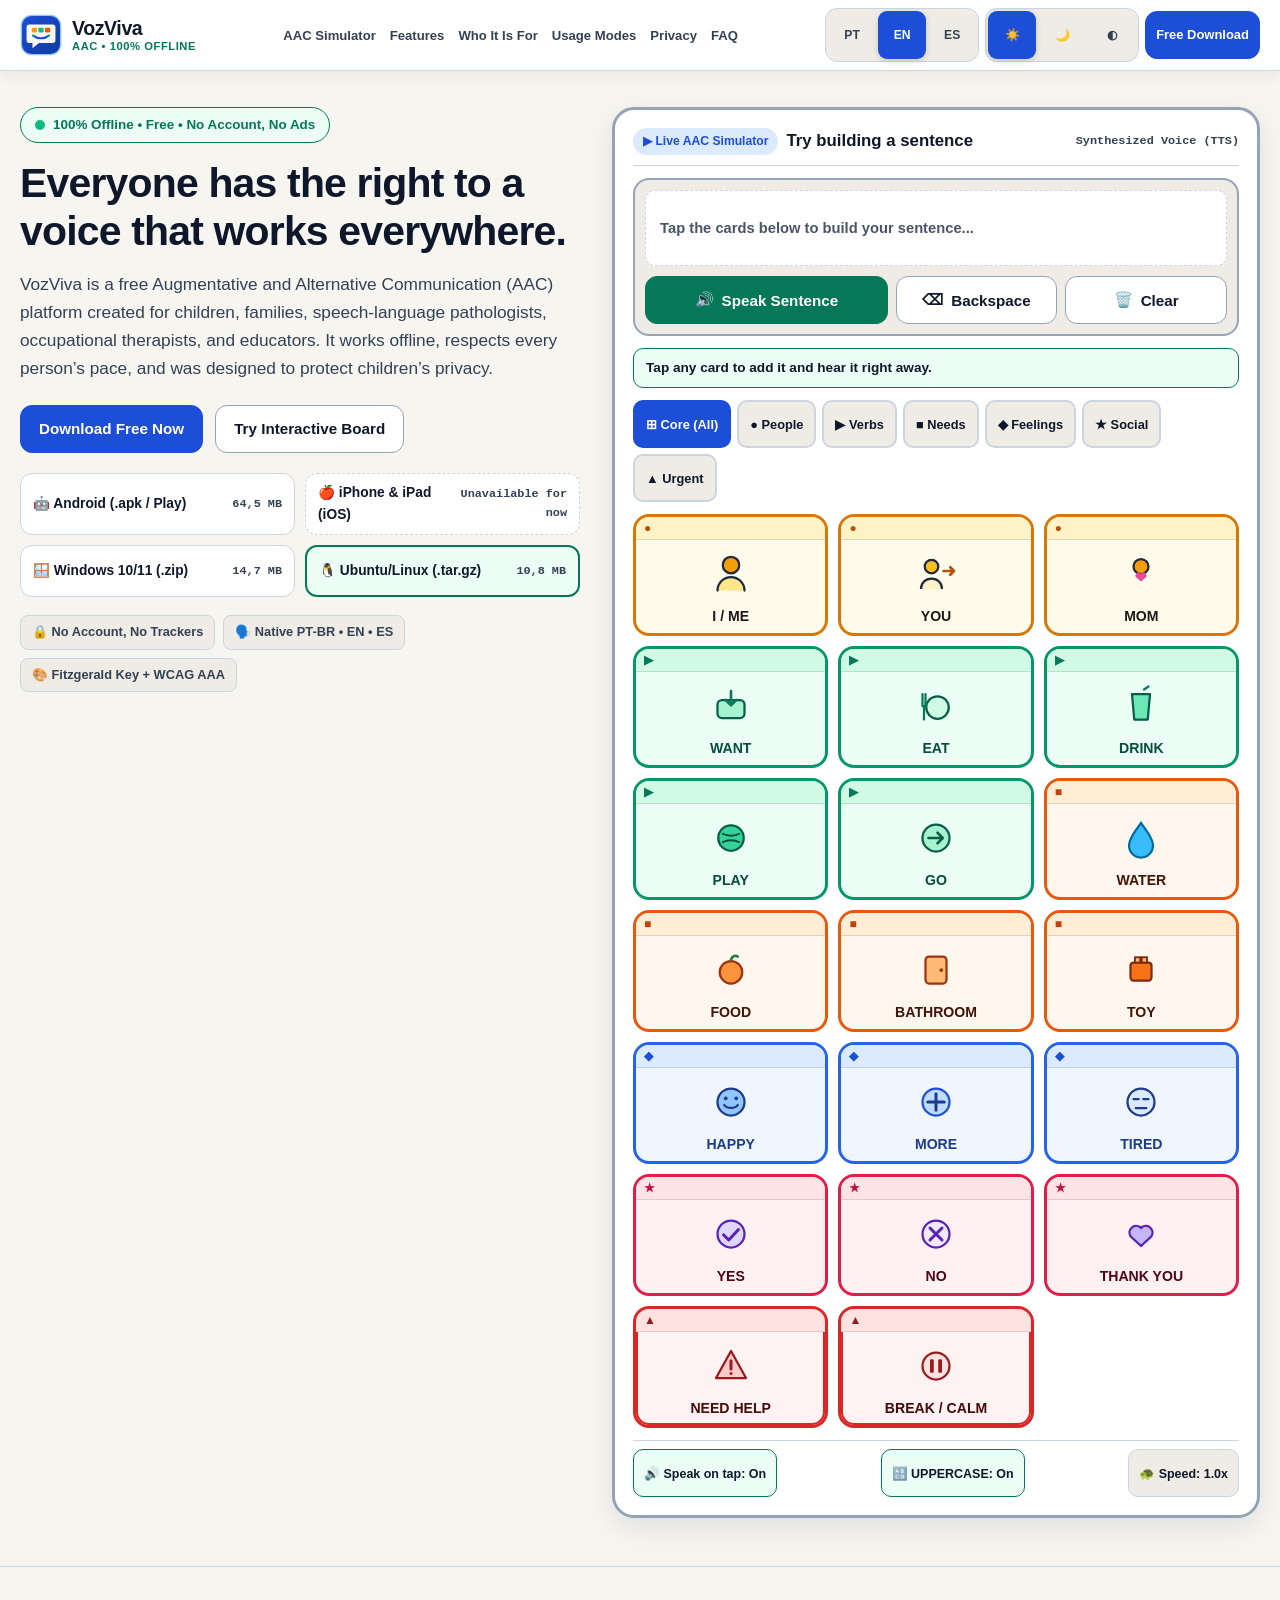
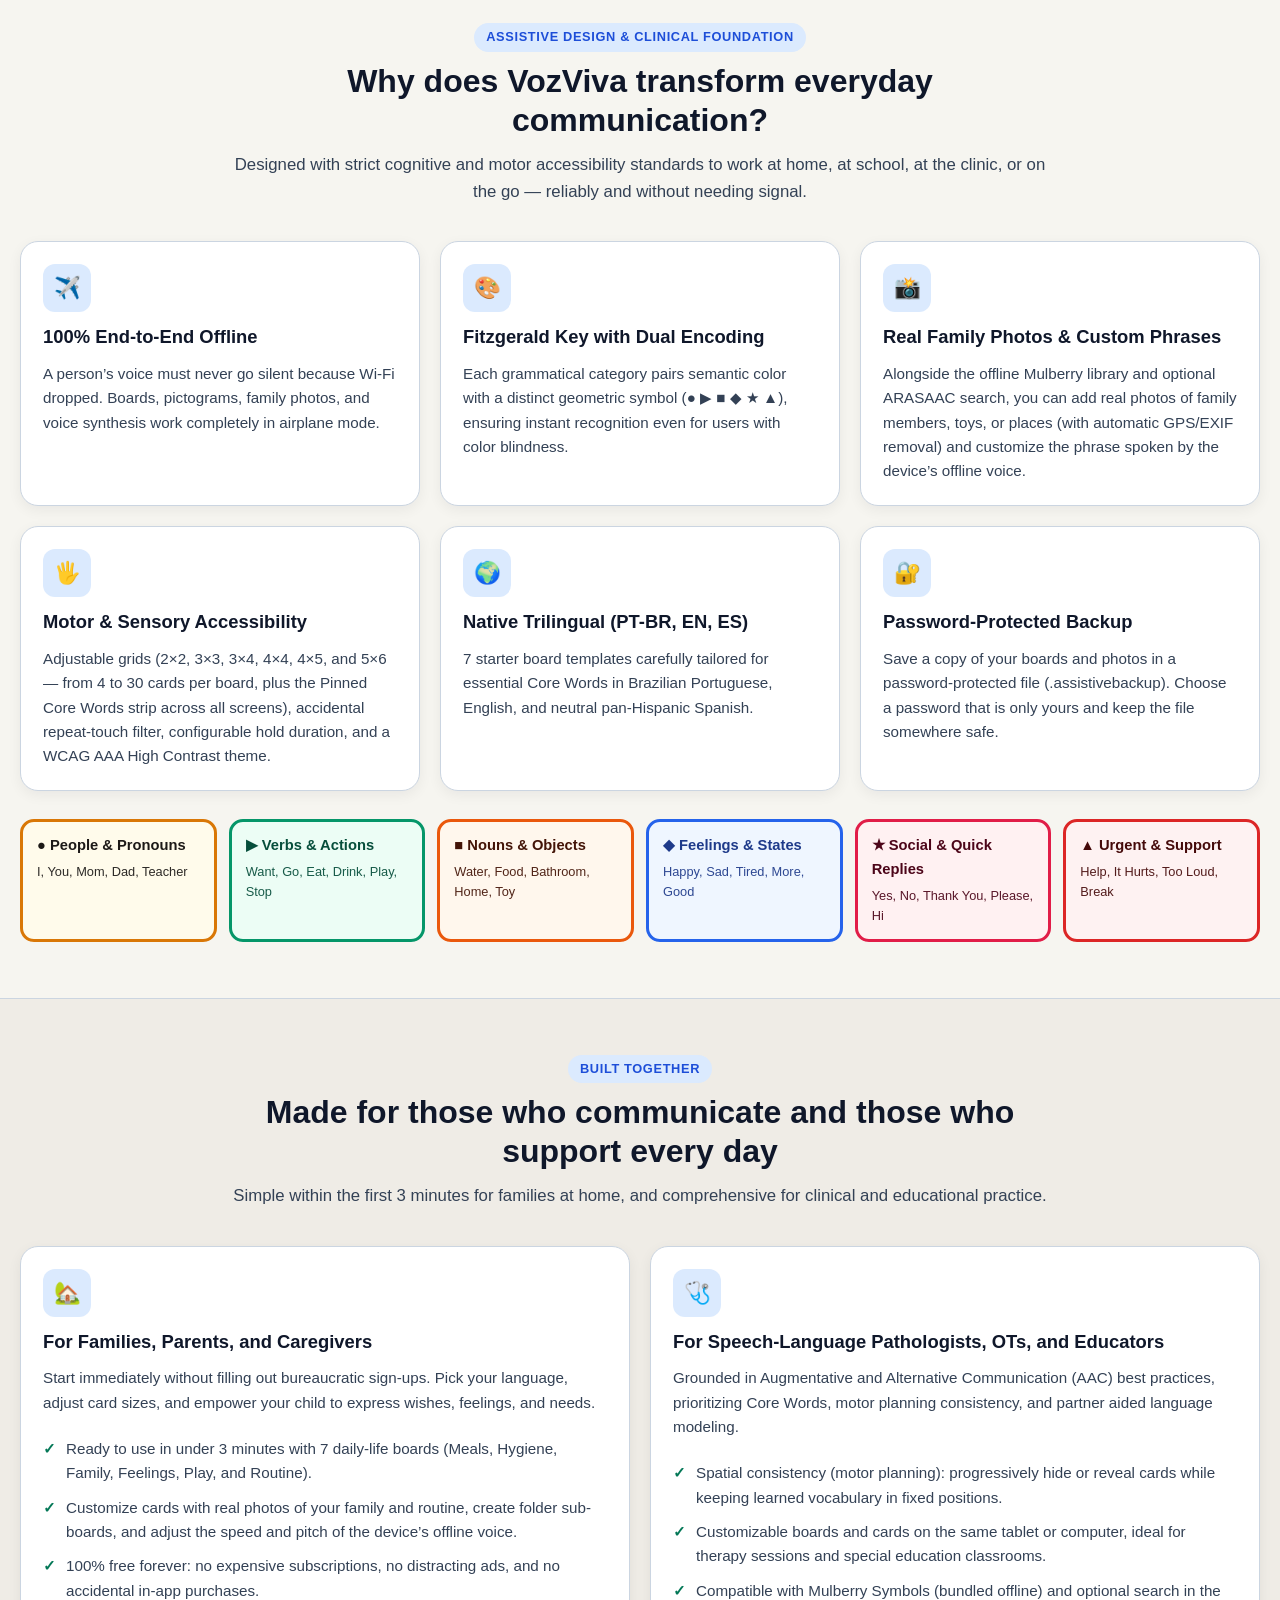
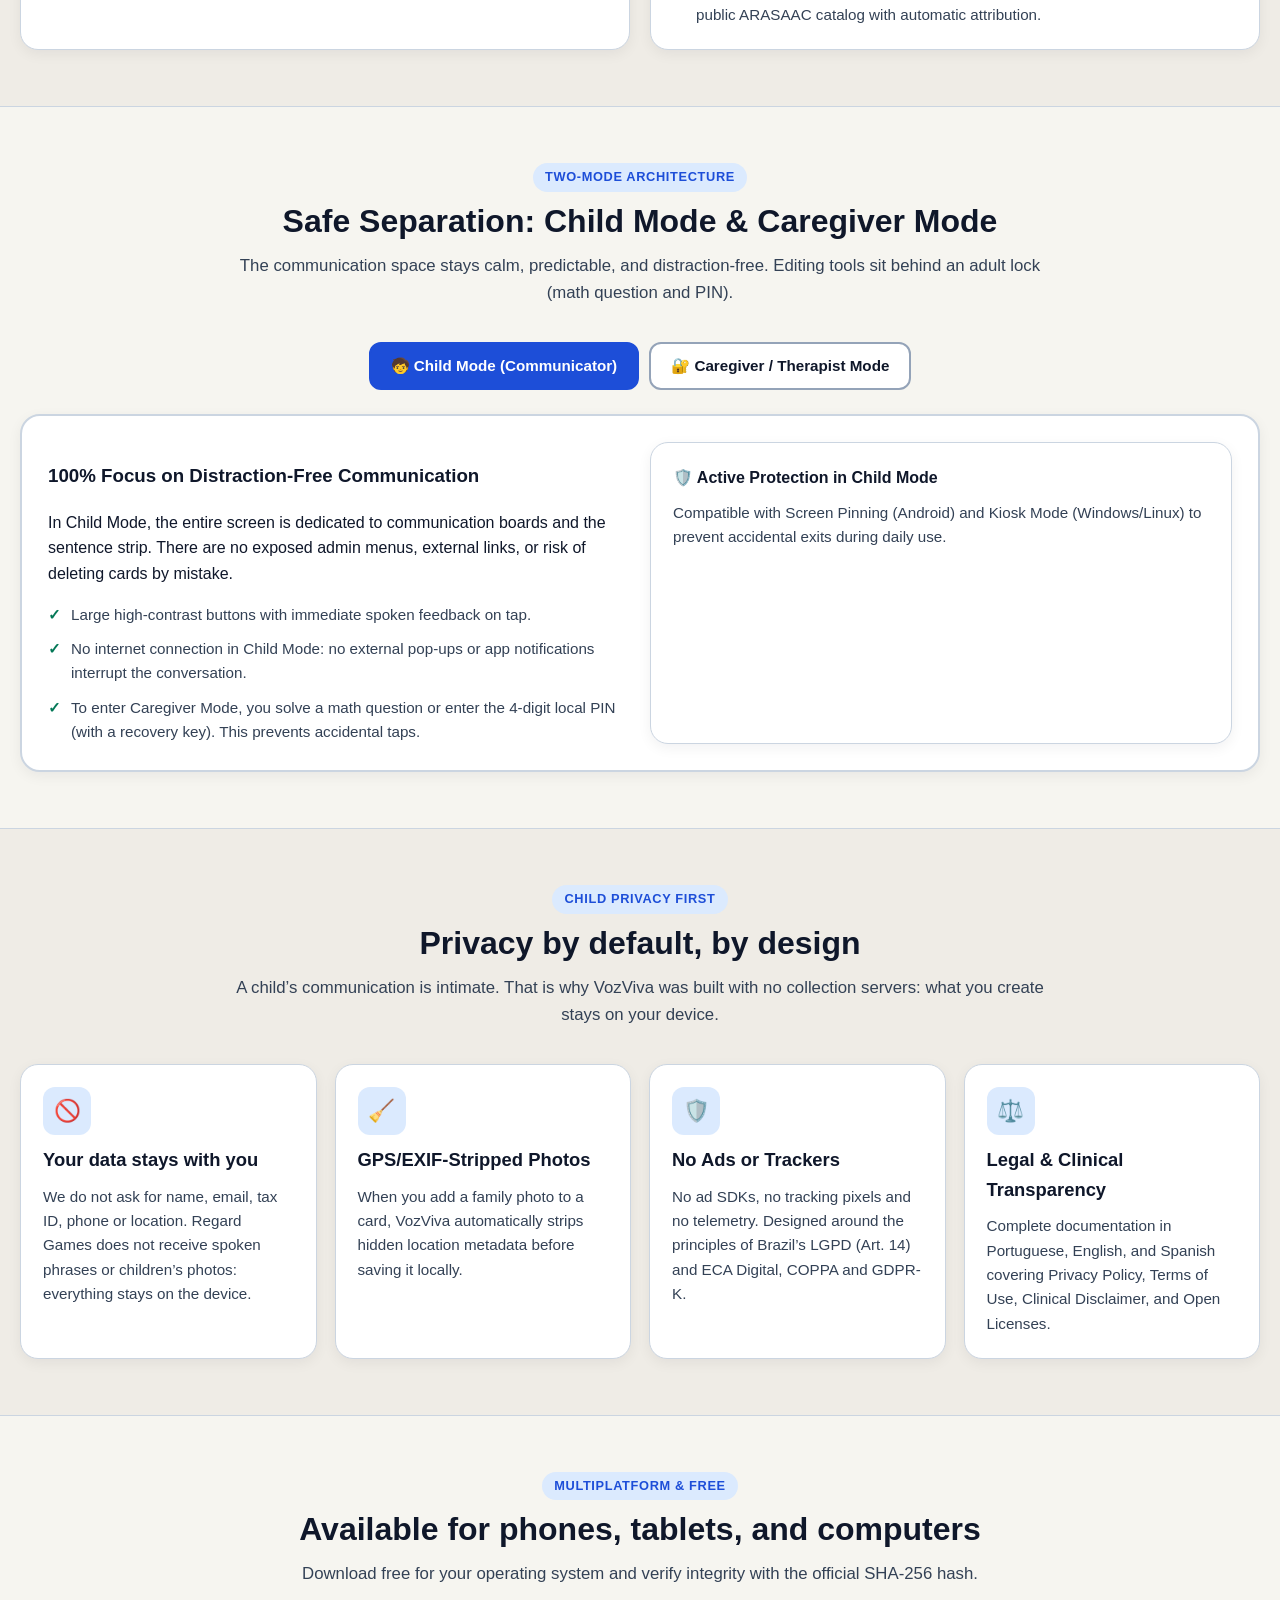
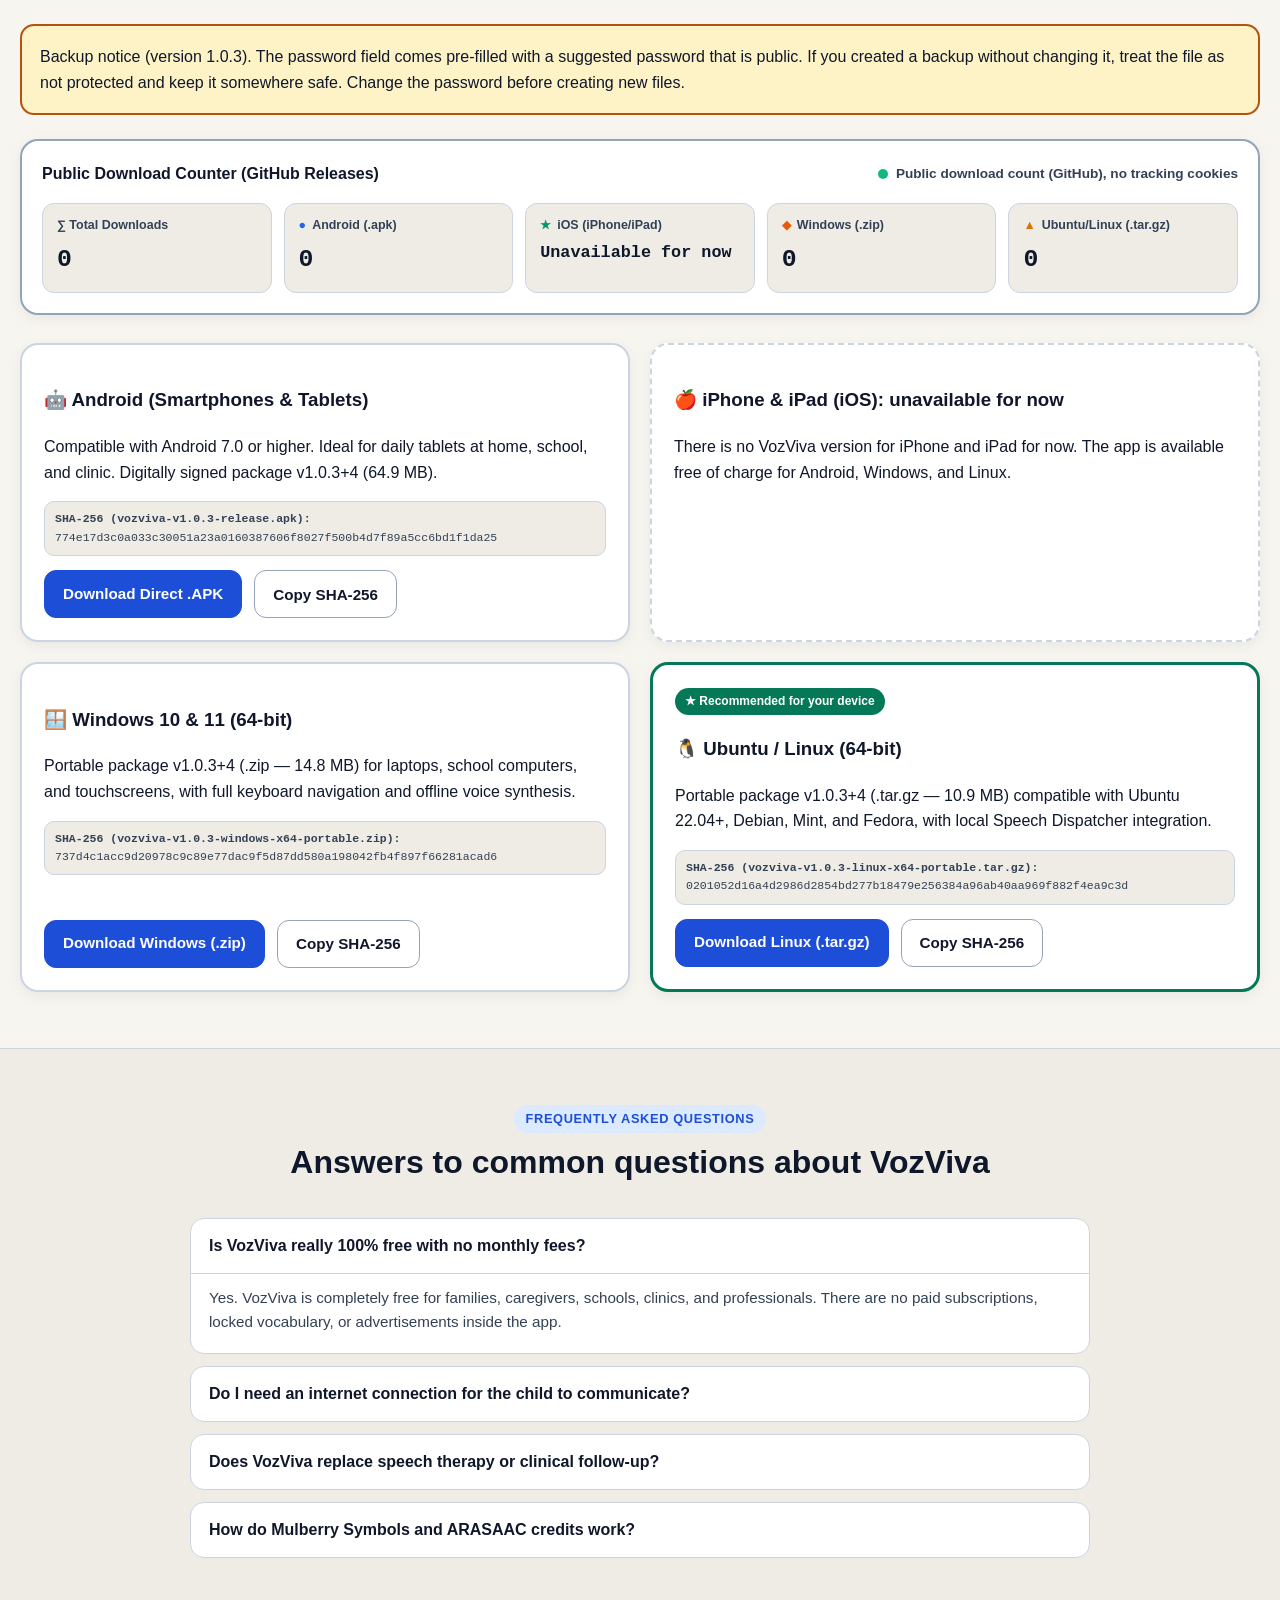
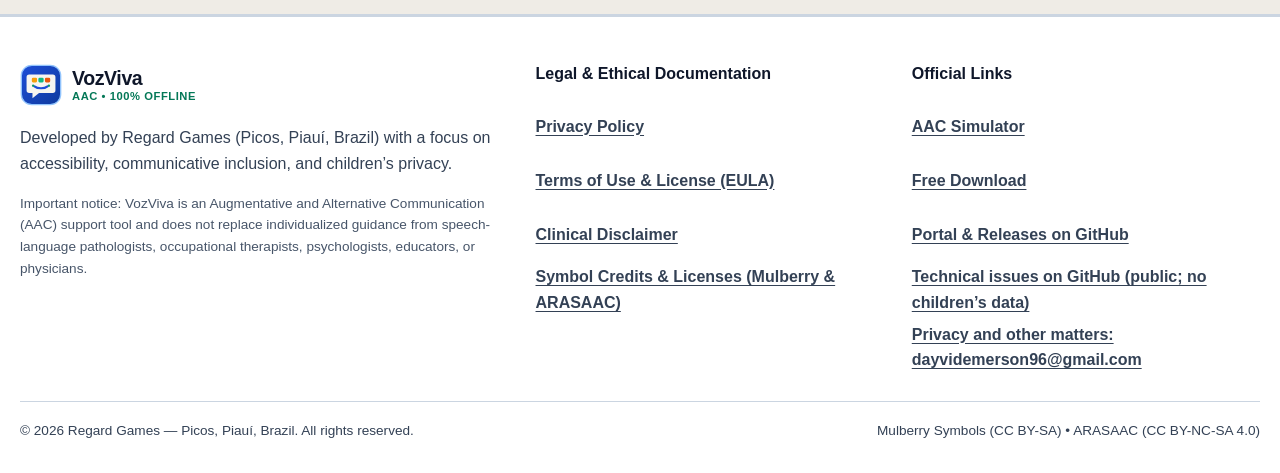
<file: index.html>
<!DOCTYPE html>
<html lang="pt-BR" data-theme="light">
<head>
  <meta charset="UTF-8" />
  <meta name="viewport" content="width=device-width, initial-scale=1.0" />
  <title data-i18n="meta.title">VozViva — Comunicação Aumentativa e Alternativa (CAA) Offline e Gratuita | Regard Games</title>
  <meta name="description" data-i18n-attr="content:meta.description" content="Aplicativo gratuito e 100% offline de Comunicação Aumentativa e Alternativa (CAA) com síntese de voz, pranchas personalizáveis e privacidade por padrão para crianças, famílias e terapeutas. Disponível para Android, Windows e Linux. iOS: indisponível por enquanto." />
  <meta name="theme-color" content="#1D4ED8" />
  <meta name="author" content="Regard Games — Picos, Piauí, Brasil" />
  <link rel="canonical" href="https://regardgames.github.io/vozviva/" />
  <link rel="alternate" hreflang="pt-BR" href="https://regardgames.github.io/vozviva/?lang=pt" />
  <link rel="alternate" hreflang="en" href="https://regardgames.github.io/vozviva/?lang=en" />
  <link rel="alternate" hreflang="es" href="https://regardgames.github.io/vozviva/?lang=es" />
  <link rel="alternate" hreflang="x-default" href="https://regardgames.github.io/vozviva/" />

  <!-- Open Graph & Twitter -->
  <meta property="og:type" content="website" />
  <meta property="og:site_name" content="VozViva — Regard Games" />
  <meta property="og:title" data-i18n-attr="content:meta.og_title" content="VozViva — Dê voz a cada momento, sem depender de internet" />
  <meta property="og:description" data-i18n-attr="content:meta.og_description" content="Plataforma gratuita e 100% offline de CAA, sem anúncios e sem conta. Em português, inglês e espanhol." />
  <meta property="og:url" content="https://regardgames.github.io/vozviva/" />
  <meta property="og:image" content="https://regardgames.github.io/vozviva/assets/og-banner.svg" />
  <meta name="twitter:card" content="summary_large_image" />
  <meta name="twitter:title" data-i18n-attr="content:meta.og_title" content="VozViva — Dê voz a cada momento, sem depender de internet" />
  <meta name="twitter:description" data-i18n-attr="content:meta.og_description" content="Plataforma gratuita e 100% offline de CAA, sem anúncios e sem conta. Em português, inglês e espanhol." />
  <meta name="twitter:image" content="https://regardgames.github.io/vozviva/assets/og-banner.svg" />

  <link rel="icon" type="image/svg+xml" href="assets/favicon.svg" />
  <link rel="manifest" href="manifest.webmanifest" />
  <link rel="stylesheet" href="styles.css" />

  <!-- Schema.org JSON-LD -->
  <script type="application/ld+json">
  {
    "@context": "https://schema.org",
    "@type": "SoftwareApplication",
    "name": "VozViva — CAA",
    "applicationCategory": "EducationalApplication, MedicalApplication",
    "operatingSystem": "Android, Windows 10/11, Ubuntu/Linux",
    "inLanguage": ["pt-BR", "en", "es"],
    "isAccessibleForFree": true,
    "offers": {
      "@type": "Offer",
      "price": "0.00",
      "priceCurrency": "BRL"
    },
    "author": {
      "@type": "Organization",
      "name": "Regard Games",
      "legalName": "DAYVID EMERSON SILVA FERREIRA CONSULTORIA EM TECNOLOGIA DA INFORMACAO LTDA",
      "taxID": "54.480.912/0001-37",
      "address": {
        "@type": "PostalAddress",
        "addressLocality": "Picos",
        "addressRegion": "PI",
        "addressCountry": "BR"
      },
      "url": "https://regardgames.github.io/vozviva/"
    }
  }
  </script>
</head>
<body>
  <a href="#main-content" class="skip-link" data-i18n="nav.skip_to_content">Pular para o conteúdo principal</a>

  <!-- Topbar / Header -->
  <header class="site-header" role="banner">
    <div class="container header-inner">
      <a href="#top" class="brand-link" aria-label="VozViva — Início">
        <img src="assets/favicon.svg" alt="" class="brand-icon" width="42" height="42" />
        <span class="brand-text-group">
          <span class="brand-name">VozViva</span>
          <span class="brand-tag" data-i18n="nav.brand_tag">CAA • 100% Offline</span>
        </span>
      </a>

      <nav class="main-nav" aria-label="Navegação Principal" data-i18n-attr="aria-label:nav.aria_main">
        <a href="#simulador" class="nav-link" data-i18n="nav.simulator">Simulador CAA</a>
        <a href="#features" class="nav-link" data-i18n="nav.features">Recursos</a>
        <a href="#audiences" class="nav-link" data-i18n="nav.audiences">Para Quem É</a>
        <a href="#modes" class="nav-link" data-i18n="nav.modes">Modos de Uso</a>
        <a href="#privacy" class="nav-link" data-i18n="nav.privacy">Privacidade</a>
        <a href="#faq" class="nav-link" data-i18n="nav.faq">Dúvidas</a>
      </nav>

      <div class="header-controls">
        <!-- Seletor de Idioma -->
        <div class="control-pill-group" role="group" aria-label="Selecionar idioma" data-i18n-attr="aria-label:nav.lang_group_label">
          <button type="button" class="ctrl-btn lang-btn" data-lang="pt" aria-pressed="true" title="Português (Brasil)">PT</button>
          <button type="button" class="ctrl-btn lang-btn" data-lang="en" aria-pressed="false" title="English">EN</button>
          <button type="button" class="ctrl-btn lang-btn" data-lang="es" aria-pressed="false" title="Español">ES</button>
        </div>

        <!-- Seletor de Tema -->
        <div class="control-pill-group" role="group" aria-label="Selecionar tema visual" data-i18n-attr="aria-label:nav.theme_group_label">
          <button type="button" class="ctrl-btn theme-btn" data-theme-val="light" aria-pressed="true" data-i18n-attr="title:nav.theme_light_title,aria-label:nav.theme_light_title" title="Tema Claro Calmo">☀️</button>
          <button type="button" class="ctrl-btn theme-btn" data-theme-val="dark" aria-pressed="false" data-i18n-attr="title:nav.theme_dark_title,aria-label:nav.theme_dark_title" title="Tema Escuro Confortável">🌙</button>
          <button type="button" class="ctrl-btn theme-btn" data-theme-val="high-contrast" aria-pressed="false" data-i18n-attr="title:nav.theme_hc_title,aria-label:nav.theme_hc_title" title="Alto Contraste WCAG AAA">◐</button>
        </div>

        <a href="#download" class="btn btn-primary btn-compact header-cta-desktop" data-i18n="nav.download">Baixar Grátis</a>
      </div>

      <button type="button" class="mobile-menu-toggle" id="mobile-menu-btn" aria-expanded="false" aria-controls="mobile-drawer" data-i18n-attr="aria-label:nav.menu_toggle_label">
        <span aria-hidden="true">☰</span>
        <span data-i18n="nav.menu_btn">Menu</span>
      </button>
    </div>

    <div class="mobile-drawer" id="mobile-drawer" aria-label="Menu móvel">
      <div class="container">
        <div class="mobile-drawer-links">
          <a href="#simulador" class="nav-link" data-i18n="nav.simulator">Simulador CAA</a>
          <a href="#features" class="nav-link" data-i18n="nav.features">Recursos</a>
          <a href="#audiences" class="nav-link" data-i18n="nav.audiences">Para Quem É</a>
          <a href="#modes" class="nav-link" data-i18n="nav.modes">Modos de Uso</a>
          <a href="#privacy" class="nav-link" data-i18n="nav.privacy">Privacidade</a>
          <a href="#faq" class="nav-link" data-i18n="nav.faq">Dúvidas</a>
          <a href="privacy-policy.html" class="nav-link" data-i18n="footer.privacy_link">Política de Privacidade</a>
          <a href="#download" class="btn btn-primary" data-i18n="nav.download">Baixar Grátis</a>
        </div>
      </div>
    </div>
  </header>

  <main id="main-content">
    <!-- Hero Section + Interactive CAA Simulator -->
    <section class="hero-section" id="top">
      <div class="container hero-grid">
        <div class="hero-copy-col">
          <div class="hero-badge">
            <span class="pulse-dot" aria-hidden="true"></span>
            <span data-i18n="hero.badge">100% Offline • Gratuito • Sem Conta e Sem Anúncios</span>
          </div>
          <h1 class="hero-title" data-i18n="hero.title">Toda pessoa tem direito a uma voz que funcione em qualquer lugar.</h1>
          <p class="hero-subtitle" data-i18n="hero.subtitle">O VozViva é uma plataforma gratuita de Comunicação Aumentativa e Alternativa (CAA) criada para crianças, famílias, fonoaudiólogos, terapeutas ocupacionais e educadores. Funciona sem internet, respeita o tempo de cada pessoa e foi pensado para proteger a privacidade das crianças.</p>

          <div class="hero-cta-row">
            <a href="#download" class="btn btn-primary" id="hero-primary-cta" data-i18n="hero.cta_primary">Baixar Grátis Agora</a>
            <a href="#simulador" class="btn btn-secondary" data-i18n="hero.cta_secondary">Testar Prancha Interativa</a>
          </div>

          <!-- Platform Quick Pills -->
          <div class="hero-platform-pills" role="list" aria-label="Plataformas suportadas" data-i18n-attr="aria-label:hero.pills_aria">
            <a href="#download-android" class="platform-pill" data-os-pill="android" role="listitem">
              <span>🤖 <span data-i18n="hero.pill_android">Android (.apk / Play)</span></span>
              <span class="pill-meta">64,5 MB</span>
            </a>
            <div class="platform-pill is-unavailable" data-os-pill="ios" role="listitem">
              <span><span aria-hidden="true">🍎</span> <span data-i18n="hero.pill_ios">iPhone &amp; iPad (iOS)</span></span>
              <span class="pill-meta" data-i18n="hero.pill_ios_meta">Indisponível por enquanto</span>
            </div>
            <a href="#download-windows" class="platform-pill" data-os-pill="windows" role="listitem">
              <span>🪟 <span data-i18n="hero.pill_windows">Windows 10/11 (.zip)</span></span>
              <span class="pill-meta">14,7 MB</span>
            </a>
            <a href="#download-linux" class="platform-pill" data-os-pill="linux" role="listitem">
              <span>🐧 <span data-i18n="hero.pill_linux">Ubuntu/Linux (.tar.gz)</span></span>
              <span class="pill-meta">10,8 MB</span>
            </a>
          </div>

          <div class="hero-trust-strip">
            <span class="trust-chip" data-i18n="hero.trust_1">🔒 Sem Conta e Sem Rastreadores</span>
            <span class="trust-chip" data-i18n="hero.trust_2">🗣️ PT-BR • EN • ES Nativos</span>
            <span class="trust-chip" data-i18n="hero.trust_3">🎨 Chave de Fitzgerald + WCAG AAA</span>
          </div>
        </div>

        <!-- Interactive CAA Board Simulator -->
        <div class="caa-simulator-shell" id="simulador" role="region" aria-labelledby="sim-title">
          <div class="sim-topbar">
            <div class="sim-title-wrap">
              <span class="sim-badge-live" data-i18n="sim.live_badge">▶ Simulador CAA ao Vivo</span>
              <h2 class="sim-heading" id="sim-title" data-i18n="sim.title">Experimente formar uma frase</h2>
            </div>
            <span class="pill-meta" id="sim-voice-indicator" data-i18n="sim.voice_ready">Voz Sintetizada (TTS)</span>
          </div>

          <!-- SentenceStrip (Faixa de Frase) -->
          <div class="sentence-strip-container">
            <div class="sentence-strip-items" id="sentence-strip-items" role="status" aria-live="polite" aria-atomic="false">
              <span class="sentence-placeholder" id="sentence-placeholder" data-i18n="sim.placeholder">Toque nos cartões abaixo para montar sua frase...</span>
            </div>
            <div class="sentence-strip-actions">
              <button type="button" class="btn btn-speak" id="sim-btn-speak" data-i18n-attr="aria-label:sim.speak_aria">
                <span aria-hidden="true">🔊</span>
                <span data-i18n="sim.btn_speak">Falar Frase</span>
              </button>
              <button type="button" class="btn btn-secondary" id="sim-btn-backspace" data-i18n-attr="aria-label:sim.backspace_aria">
                <span aria-hidden="true">⌫</span>
                <span data-i18n="sim.btn_backspace">Apagar</span>
              </button>
              <button type="button" class="btn btn-secondary" id="sim-btn-clear" data-i18n-attr="aria-label:sim.clear_aria">
                <span aria-hidden="true">🗑️</span>
                <span data-i18n="sim.btn_clear">Limpar</span>
              </button>
            </div>
          </div>

          <div class="speech-status-banner" id="speech-status-banner" role="status" aria-live="polite">
            <span id="speech-status-text" data-i18n="sim.status_idle">Toque em qualquer cartão para adicionar e ouvir na hora.</span>
          </div>

          <!-- Category Filter Tabs (Fitzgerald Key + Dual Encoding) -->
          <div class="caa-category-tabs" role="tablist" aria-label="Categorias da Prancha CAA" data-i18n-attr="aria-label:sim.tabs_aria">
            <button type="button" class="cat-tab-btn is-active" role="tab" aria-selected="true" data-cat-filter="all" data-i18n="sim.cat_all">⊞ Essencial (Todas)</button>
            <button type="button" class="cat-tab-btn" role="tab" aria-selected="false" data-cat-filter="people" data-i18n="sim.cat_people">● Pessoas</button>
            <button type="button" class="cat-tab-btn" role="tab" aria-selected="false" data-cat-filter="verbs" data-i18n="sim.cat_verbs">▶ Verbos</button>
            <button type="button" class="cat-tab-btn" role="tab" aria-selected="false" data-cat-filter="nouns" data-i18n="sim.cat_nouns">■ Necessidades</button>
            <button type="button" class="cat-tab-btn" role="tab" aria-selected="false" data-cat-filter="descriptors" data-i18n="sim.cat_descriptors">◆ Emoções</button>
            <button type="button" class="cat-tab-btn" role="tab" aria-selected="false" data-cat-filter="social" data-i18n="sim.cat_social">★ Sociais</button>
            <button type="button" class="cat-tab-btn" role="tab" aria-selected="false" data-cat-filter="urgent" data-i18n="sim.cat_urgent">▲ Urgência</button>
          </div>

          <!-- Interactive Grid of CAA Cards -->
          <div class="caa-cards-grid" id="caa-cards-grid" role="group" aria-label="Cartões de comunicação" data-i18n-attr="aria-label:sim.grid_aria">
            <!-- Rendered dynamically by landing.js -->
          </div>

          <!-- Simulator Toolbar Footer -->
          <div class="sim-toolbar-footer">
            <button type="button" class="sim-toggle-btn" id="sim-toggle-tap-speak" aria-pressed="true" data-i18n="sim.toggle_tap_speak">🔊 Falar ao tocar: Ativo</button>
            <button type="button" class="sim-toggle-btn" id="sim-toggle-uppercase" aria-pressed="true" data-i18n="sim.toggle_uppercase">🔠 CAIXA ALTA: Ativa</button>
            <button type="button" class="sim-toggle-btn" id="sim-toggle-speed" aria-pressed="false" data-speed="1.0" data-i18n="sim.toggle_speed">🐢 Velocidade: 1.0x</button>
          </div>
        </div>
      </div>
    </section>

    <!-- Section: Why VozViva & Fitzgerald Key Dual Visual Encoding -->
    <section class="section" id="features">
      <div class="container">
        <div class="section-header">
          <span class="section-eyebrow" data-i18n="why.eyebrow">Design Assistivo &amp; Base Clínica</span>
          <h2 class="section-title" data-i18n="why.title">Por que o VozViva transforma a comunicação no dia a dia?</h2>
          <p class="section-subtitle" data-i18n="why.subtitle">Projetado com rigor de acessibilidade cognitiva e motora para funcionar em casa, na escola, na clínica ou no transporte — sem surpresas e sem depender de sinal.</p>
        </div>

        <div class="grid-3">
          <article class="feature-card">
            <div class="feature-icon-badge" aria-hidden="true">✈️</div>
            <h3 data-i18n="why.card1_title">100% Offline de Ponta a Ponta</h3>
            <p data-i18n="why.card1_desc">A voz de uma pessoa nunca pode cair porque o Wi-Fi falhou. Pranchas, pictogramas, fotos da família e síntese de voz funcionam integralmente em modo avião.</p>
          </article>

          <article class="feature-card">
            <div class="feature-icon-badge" aria-hidden="true">🎨</div>
            <h3 data-i18n="why.card2_title">Chave de Fitzgerald com Dupla Codificação</h3>
            <p data-i18n="why.card2_desc">Cada categoria gramatical combina cor semântica com um símbolo geométrico exclusivo (● ▶ ■ ◆ ★ ▲), garantindo reconhecimento mesmo para pessoas com daltonismo.</p>
          </article>

          <article class="feature-card">
            <div class="feature-icon-badge" aria-hidden="true">📸</div>
            <h3 data-i18n="why.card3_title">Fotos Reais da Família e Frases Personalizadas</h3>
            <p data-i18n="why.card3_desc">Além da biblioteca offline Mulberry e da busca opcional ARASAAC, você pode adicionar fotos reais de familiares, brinquedos ou lugares (com remoção automática de GPS/EXIF) e personalizar a frase falada pela voz offline do aparelho.</p>
          </article>

          <article class="feature-card">
            <div class="feature-icon-badge" aria-hidden="true">🖐️</div>
            <h3 data-i18n="why.card4_title">Acessibilidade Motora e Sensorial</h3>
            <p data-i18n="why.card4_desc">Grades ajustáveis (2×2, 3×3, 3×4, 4×4, 4×5 e 5×6 — de 4 a 30 cartões por prancha, além da Faixa de Cartões Fixos Base em todas as telas), filtro contra toques repetidos involuntários, tempo de retenção configurável e tema de Alto Contraste WCAG AAA.</p>
          </article>

          <article class="feature-card">
            <div class="feature-icon-badge" aria-hidden="true">🌍</div>
            <h3 data-i18n="why.card5_title">Trilíngue Nativo (PT-BR, EN, ES)</h3>
            <p data-i18n="why.card5_desc">7 pranchas-modelo iniciais cuidadosamente adaptadas para o vocabulário essencial do Português Brasileiro, Inglês e Espanhol neutro pan-hispânico.</p>
          </article>

          <article class="feature-card">
            <div class="feature-icon-badge" aria-hidden="true">🔐</div>
            <h3 data-i18n="why.card6_title">Backup Protegido por Senha</h3>
            <p data-i18n="why.card6_desc">Salve uma cópia das suas pranchas e fotos em um arquivo protegido por senha (.assistivebackup). Escolha uma senha só sua e guarde o arquivo em lugar seguro.</p>
          </article>
        </div>

        <!-- Fitzgerald Key Legend Strip -->
        <div class="fitzgerald-legend-grid" aria-label="Legenda da Chave de Fitzgerald">
          <div class="fitz-legend-item" style="background: var(--fitz-people-bg); border-color: var(--fitz-people-border); color: var(--fitz-people-text);">
            <strong data-i18n="fitz.people_title">● Pessoas &amp; Pronomes</strong>
            <span data-i18n="fitz.people_examples">Eu, Você, Mamãe, Papai, Professora</span>
          </div>
          <div class="fitz-legend-item" style="background: var(--fitz-verbs-bg); border-color: var(--fitz-verbs-border); color: var(--fitz-verbs-text);">
            <strong data-i18n="fitz.verbs_title">▶ Verbos &amp; Ações</strong>
            <span data-i18n="fitz.verbs_examples">Quero, Ir, Comer, Beber, Brincar, Parar</span>
          </div>
          <div class="fitz-legend-item" style="background: var(--fitz-nouns-bg); border-color: var(--fitz-nouns-border); color: var(--fitz-nouns-text);">
            <strong data-i18n="fitz.nouns_title">■ Substantivos &amp; Objetos</strong>
            <span data-i18n="fitz.nouns_examples">Água, Comida, Banheiro, Casa, Brinquedo</span>
          </div>
          <div class="fitz-legend-item" style="background: var(--fitz-descriptors-bg); border-color: var(--fitz-descriptors-border); color: var(--fitz-descriptors-text);">
            <strong data-i18n="fitz.desc_title">◆ Emoções &amp; Estados</strong>
            <span data-i18n="fitz.desc_examples">Feliz, Triste, Cansado, Mais, Gostoso</span>
          </div>
          <div class="fitz-legend-item" style="background: var(--fitz-social-bg); border-color: var(--fitz-social-border); color: var(--fitz-social-text);">
            <strong data-i18n="fitz.social_title">★ Sociais &amp; Rápidas</strong>
            <span data-i18n="fitz.social_examples">Sim, Não, Obrigado, Por favor, Oi</span>
          </div>
          <div class="fitz-legend-item" style="background: var(--fitz-urgent-bg); border-color: var(--fitz-urgent-border); color: var(--fitz-urgent-text);">
            <strong data-i18n="fitz.urgent_title">▲ Urgência &amp; Apoio</strong>
            <span data-i18n="fitz.urgent_examples">Ajuda, Dói, Barulho Alto, Pausa</span>
          </div>
        </div>
      </div>
    </section>

    <!-- Section: Dedicated Audiences (Families vs Clinicians/Educators) -->
    <section class="section section-alt" id="audiences">
      <div class="container">
        <div class="section-header">
          <span class="section-eyebrow" data-i18n="audiences.eyebrow">Construído em Conjunto</span>
          <h2 class="section-title" data-i18n="audiences.title">Feito para quem comunica e para quem apoia todos os dias</h2>
          <p class="section-subtitle" data-i18n="audiences.subtitle">Simples nos primeiros 3 minutos para a família em casa e completo para a prática clínica e pedagógica.</p>
        </div>

        <div class="grid-2">
          <!-- Families & Caregivers -->
          <article class="feature-card">
            <div class="feature-icon-badge" aria-hidden="true">🏡</div>
            <h3 data-i18n="audiences.family_title">Para Famílias, Mães, Pais e Cuidadores</h3>
            <p data-i18n="audiences.family_desc">Comece a usar imediatamente sem preencher cadastros burocráticos. Escolha o idioma, ajuste o tamanho dos cartões e dê autonomia para seu filho expressar desejos, sentimentos e necessidades.</p>
            <ul class="check-list">
              <li><span class="check-icon" aria-hidden="true">✓</span><span data-i18n="audiences.family_b1">Pronto para usar em menos de 3 minutos com 7 pranchas do cotidiano (Refeições, Higiene, Família, Emoções, Brincadeiras e Rotina).</span></li>
              <li><span class="check-icon" aria-hidden="true">✓</span><span data-i18n="audiences.family_b2">Personalize cartões com fotos reais da família e da rotina, crie subníveis por pasta e ajuste a velocidade e o tom da voz offline do aparelho.</span></li>
              <li><span class="check-icon" aria-hidden="true">✓</span><span data-i18n="audiences.family_b3">100% gratuito para sempre: sem mensalidades caras, sem anúncios que distraiam a criança e sem compras acidentais.</span></li>
            </ul>
          </article>

          <!-- Clinicians & Educators -->
          <article class="feature-card">
            <div class="feature-icon-badge" aria-hidden="true">🩺</div>
            <h3 data-i18n="audiences.pro_title">Para Fonoaudiólogos, Terapeutas Ocupacionais e Educadores</h3>
            <p data-i18n="audiences.pro_desc">Fundamentado nas melhores práticas de Comunicação Aumentativa e Alternativa (CAA), priorizando vocabulário essencial (*Core Words*), consistência motora e modelagem pelo parceiro de comunicação.</p>
            <ul class="check-list">
              <li><span class="check-icon" aria-hidden="true">✓</span><span data-i18n="audiences.pro_b1">Consistência espacial (planejamento motor): oculte ou exiba cartões progressivamente mantendo a posição fixa das palavras já aprendidas.</span></li>
              <li><span class="check-icon" aria-hidden="true">✓</span><span data-i18n="audiences.pro_b2">Pranchas e cartões personalizáveis no mesmo tablet ou computador, ideal para atendimentos clínicos e salas de recursos multifuncionais.</span></li>
              <li><span class="check-icon" aria-hidden="true">✓</span><span data-i18n="audiences.pro_b3">Compatível com símbolos Mulberry (inclusos offline) e busca opcional no catálogo público ARASAAC com atribuição automática.</span></li>
            </ul>
          </article>
        </div>
      </div>
    </section>

    <!-- Section: Child Mode vs Caregiver/Therapist Mode Interactive Demo -->
    <section class="section" id="modes">
      <div class="container">
        <div class="section-header">
          <span class="section-eyebrow" data-i18n="modes.eyebrow">Arquitetura de Dois Modos</span>
          <h2 class="section-title" data-i18n="modes.title">Separação Segura: Modo Criança e Modo Responsável</h2>
          <p class="section-subtitle" data-i18n="modes.subtitle">O ambiente de comunicação é calmo, previsível e livre de distrações. As ferramentas de edição ficam atrás de uma trava para adultos (conta de matemática e PIN).</p>
        </div>

        <div class="modes-tabs-bar" role="tablist" aria-label="Alternar demonstração de modos">
          <button type="button" class="mode-tab-btn" role="tab" id="tab-mode-child" aria-selected="true" aria-controls="panel-mode-child" data-mode-target="child" data-i18n="modes.tab_child">🧒 Modo Criança (Comunicador)</button>
          <button type="button" class="mode-tab-btn" role="tab" id="tab-mode-caregiver" aria-selected="false" aria-controls="panel-mode-caregiver" data-mode-target="caregiver" data-i18n="modes.tab_caregiver">🔐 Modo Responsável / Terapeuta</button>
        </div>

        <div class="mode-panel is-active" id="panel-mode-child" role="tabpanel" aria-labelledby="tab-mode-child">
          <div class="grid-2">
            <div>
              <h3 data-i18n="modes.child_title">Foco 100% na Comunicação Sem Distrações</h3>
              <p data-i18n="modes.child_desc">No Modo Criança, toda a tela é dedicada às pranchas de comunicação e à faixa de construção de frases. Não há menus administrativos expostos, links para a internet ou risco de apagar cartões por engano.</p>
              <ul class="check-list">
                <li><span class="check-icon" aria-hidden="true">✓</span><span data-i18n="modes.child_b1">Botões amplos de alto contraste com resposta de voz imediata ao tocar.</span></li>
                <li><span class="check-icon" aria-hidden="true">✓</span><span data-i18n="modes.child_b2">Sem conexão com a internet no Modo Criança: nenhuma janela externa ou notificação do app interrompe a conversa.</span></li>
                <li><span class="check-icon" aria-hidden="true">✓</span><span data-i18n="modes.child_b3">Para entrar no Modo Responsável, é preciso resolver uma conta de matemática ou digitar o PIN local de 4 dígitos (com chave de recuperação). Isso evita toques acidentais.</span></li>
              </ul>
            </div>
            <div class="feature-card">
              <strong data-i18n="modes.child_box_title">🛡️ Proteção Ativa no Modo Criança</strong>
              <p data-i18n="modes.child_box_desc">Compatível com Fixação de Tela (Android) e Modo Quiosque (Windows/Linux) para evitar saídas acidentais do aplicativo durante o uso.</p>
            </div>
          </div>
        </div>

        <div class="mode-panel" id="panel-mode-caregiver" role="tabpanel" aria-labelledby="tab-mode-caregiver">
          <div class="grid-2">
            <div>
              <h3 data-i18n="modes.caregiver_title">Personalização Completa para Família e Clínica</h3>
              <p data-i18n="modes.caregiver_desc">Ao desbloquear o Modo Responsável com seu PIN local, você acessa o editor visual de pranchas, ajustes finos de voz e acessibilidade motora, além de backup protegido por senha.</p>
              <ul class="check-list">
                <li><span class="check-icon" aria-hidden="true">✓</span><span data-i18n="modes.caregiver_b1">Crie, edite ou remova cartões com símbolos Mulberry, busca opcional no ARASAAC (com cache PNG offline), fotos do aparelho (com remoção automática de GPS/EXIF) e Cartões Fixos Base em todas as telas.</span></li>
                <li><span class="check-icon" aria-hidden="true">✓</span><span data-i18n="modes.caregiver_b2">Ajuste a densidade da grade (2×2, 3×3, 3×4, 4×4, 4×5 e 5×6 — de 4 a 30 cartões por prancha), velocidade e tom da voz TTS (0,5x a 1,5x), caixa alta e tempo de retenção de toque.</span></li>
                <li><span class="check-icon" aria-hidden="true">✓</span><span data-i18n="modes.caregiver_b3">Salve e restaure cópias protegidas por senha (.assistivebackup) das suas pranchas.</span></li>
              </ul>
            </div>
            <div class="feature-card">
              <strong data-i18n="modes.caregiver_box_title">⚙️ Controle Local</strong>
              <p data-i18n="modes.caregiver_desc_2">A seleção de fotos utiliza o seletor seguro do sistema operacional, removendo metadados EXIF/GPS antes de salvar localmente.</p>
            </div>
          </div>
        </div>
      </div>
    </section>

    <!-- Section: Privacy by default & Ethical Commitment -->
    <section class="section section-alt" id="privacy">
      <div class="container">
        <div class="section-header">
          <span class="section-eyebrow" data-i18n="priv.eyebrow">Privacidade Infantil em Primeiro Lugar</span>
          <h2 class="section-title" data-i18n="priv.title">Privacidade por padrão, desde o projeto</h2>
          <p class="section-subtitle" data-i18n="priv.subtitle">A comunicação de uma criança é íntima. Por isso, o VozViva foi feito sem servidores de coleta: o que você cria fica no seu aparelho.</p>
        </div>

        <div class="grid-4">
          <article class="feature-card">
            <div class="feature-icon-badge" aria-hidden="true">🚫</div>
            <h3 data-i18n="priv.c1_title">Seus dados ficam com você</h3>
            <p data-i18n="priv.c1_desc">Não pedimos nome, e-mail, CPF, telefone nem localização. A Regard Games não recebe as frases faladas nem as fotos das crianças: tudo fica no aparelho.</p>
          </article>
          <article class="feature-card">
            <div class="feature-icon-badge" aria-hidden="true">🧹</div>
            <h3 data-i18n="priv.c2_title">Fotos Limpas de GPS/EXIF</h3>
            <p data-i18n="priv.c2_desc">Quando você adiciona uma foto familiar a um cartão, o VozViva remove automaticamente metadados ocultos de localização antes de salvar no aparelho.</p>
          </article>
          <article class="feature-card">
            <div class="feature-icon-badge" aria-hidden="true">🛡️</div>
            <h3 data-i18n="priv.c3_title">Sem Anúncios ou Rastreadores</h3>
            <p data-i18n="priv.c3_desc">Sem SDKs de anúncio, sem pixels de rastreamento e sem telemetria. Pensado a partir dos princípios da LGPD (art. 14), do ECA Digital, do COPPA e do GDPR-K.</p>
          </article>
          <article class="feature-card">
            <div class="feature-icon-badge" aria-hidden="true">⚖️</div>
            <h3 data-i18n="priv.c4_title">Transparência Jurídica e Clínica</h3>
            <p data-i18n="priv.c4_desc">Documentação completa em Português, Inglês e Espanhol com Política de Privacidade, Termos de Uso, Aviso Clínico e Licenças Abertas.</p>
          </article>
        </div>
      </div>
    </section>

    <!-- Section: Multiplatform Download Hub & Public Metrics (#download) -->
    <section class="section" id="download">
      <div class="container">
        <div class="section-header">
          <span class="section-eyebrow" data-i18n="platforms.eyebrow">Multiplataforma &amp; Gratuito</span>
          <h2 class="section-title" data-i18n="platforms.title">Disponível para celulares, tablets e computadores</h2>
          <p class="section-subtitle" data-i18n="platforms.subtitle">Baixe gratuitamente para o seu sistema operacional e verifique a integridade com o hash SHA-256 oficial.</p>
        </div>

        <div class="clinical-alert-box" role="note" style="margin-bottom:24px;">
          <p style="margin:0;" data-i18n="platforms.backup_notice">Atenção ao backup (versão 1.0.3). O campo de senha vem preenchido com uma senha sugerida que é pública. Se você gerou um backup sem trocar essa senha, trate o arquivo como não protegido e guarde-o em lugar seguro. Troque a senha antes de gerar novos arquivos.</p>
        </div>

        <!-- Public Download Metrics Panel (#download-metrics) -->
        <div class="metrics-board" id="download-metrics" role="region" aria-labelledby="metrics-title">
          <div class="metrics-header">
            <div>
              <strong id="metrics-title" data-i18n="metrics.title">Placar Público de Downloads (GitHub Releases)</strong>
            </div>
            <div class="metrics-status">
              <span class="pulse-dot" aria-hidden="true"></span>
              <span id="metrics-status-label" data-i18n="metrics.status_live">Contagem pública de downloads (GitHub), sem cookies de rastreamento</span>
            </div>
          </div>
          <div class="metrics-grid">
            <div class="metric-cell">
              <span class="metric-label" data-i18n="metrics.total">∑ Total Acumulado</span>
              <span class="metric-value" id="metric-total-val">0</span>
            </div>
            <div class="metric-cell">
              <span class="metric-label"><span style="color:#2563EB">●</span> Android (.apk)</span>
              <span class="metric-value" id="metric-android-val">0</span>
            </div>
            <div class="metric-cell">
              <span class="metric-label"><span style="color:#059669">★</span> iOS (iPhone/iPad)</span>
              <span class="metric-value" id="metric-ios-val" data-i18n="metrics.ios_status" style="font-size:1.05rem;">Indisponível por enquanto</span>
            </div>
            <div class="metric-cell">
              <span class="metric-label"><span style="color:#EA580C">◆</span> Windows (.zip)</span>
              <span class="metric-value" id="metric-windows-val">0</span>
            </div>
            <div class="metric-cell">
              <span class="metric-label"><span style="color:#D97706">▲</span> Ubuntu/Linux (.tar.gz)</span>
              <span class="metric-value" id="metric-linux-val">0</span>
            </div>
          </div>
        </div>

        <!-- Platform Download Cards -->
        <div class="grid-2">
          <!-- Android -->
          <article class="download-card" id="download-android" data-os-card="android">
            <div>
              <span class="recommended-os-ribbon" data-i18n="platforms.recommended_badge">★ Recomendado para seu dispositivo</span>
              <h3>🤖 <span data-i18n="platforms.android_title">Android (Smartphones e Tablets)</span></h3>
              <p data-i18n="platforms.android_desc">Compatível com Android 7.0 ou superior. Ideal para tablets de uso diário em casa, na escola e na clínica. Pacote assinado digitalmente v1.0.3+4 (64,9 MB).</p>
              <div class="sha-box">
                <strong>SHA-256 (vozviva-v1.0.3-release.apk):</strong><br />
                <span id="sha-android">774e17d3c0a033c30051a23a0160387606f8027f500b4d7f89a5cc6bd1f1da25</span>
              </div>
            </div>
            <div class="hero-cta-row" style="margin-bottom:0">
              <a href="https://github.com/regardgames/vozviva/releases/download/v1.0.3/vozviva-v1.0.3-release.apk" target="_blank" rel="noopener noreferrer" class="btn btn-primary dl-track-btn" data-dl-os="android" data-i18n="platforms.btn_apk">Baixar .APK Direto</a>
              <button type="button" class="btn btn-secondary copy-sha-btn" data-sha-target="sha-android" data-i18n="platforms.btn_copy_sha">Copiar SHA-256</button>
            </div>
          </article>

          <!-- iOS: sem download; mensagem informativa (VOZ-087) -->
          <article class="download-card is-unavailable" id="download-ios" data-os-card="ios">
            <div>
              <h3><span aria-hidden="true">🍎</span> <span data-i18n="platforms.ios_title">iPhone e iPad (iOS): indisponível por enquanto</span></h3>
              <p data-i18n="platforms.ios_desc">Não há versão do VozViva para iPhone e iPad por enquanto. O app está disponível gratuitamente para Android, Windows e Linux.</p>
            </div>
          </article>

          <!-- Windows -->
          <article class="download-card" id="download-windows" data-os-card="windows">
            <div>
              <span class="recommended-os-ribbon" data-i18n="platforms.recommended_badge">★ Recomendado para seu dispositivo</span>
              <h3>🪟 <span data-i18n="platforms.windows_title">Windows 10 e 11 (64 bits)</span></h3>
              <p data-i18n="platforms.windows_desc">Pacote portátil v1.0.3+4 (.zip — 14,8 MB) para notebooks, computadores escolares e telas sensíveis ao toque, com navegação completa por teclado e síntese de voz offline.</p>
              <div class="sha-box">
                <strong>SHA-256 (vozviva-v1.0.3-windows-x64-portable.zip):</strong><br />
                <span id="sha-windows">737d4c1acc9d20978c9c89e77dac9f5d87dd580a198042fb4f897f66281acad6</span>
              </div>
            </div>
            <div class="hero-cta-row" style="margin-bottom:0">
              <a href="https://github.com/regardgames/vozviva/releases/download/v1.0.3/vozviva-v1.0.3-windows-x64-portable.zip" target="_blank" rel="noopener noreferrer" class="btn btn-primary dl-track-btn" data-dl-os="windows" data-i18n="platforms.btn_windows">Baixar Windows (.zip)</a>
              <button type="button" class="btn btn-secondary copy-sha-btn" data-sha-target="sha-windows" data-i18n="platforms.btn_copy_sha">Copiar SHA-256</button>
            </div>
          </article>

          <!-- Linux -->
          <article class="download-card" id="download-linux" data-os-card="linux">
            <div>
              <span class="recommended-os-ribbon" data-i18n="platforms.recommended_badge">★ Recomendado para seu dispositivo</span>
              <h3>🐧 <span data-i18n="platforms.linux_title">Ubuntu / Linux (64 bits)</span></h3>
              <p data-i18n="platforms.linux_desc">Pacote portátil v1.0.3+4 (.tar.gz — 10,9 MB) compatível com Ubuntu 22.04+, Debian, Mint e Fedora, com integração ao Speech Dispatcher local.</p>
              <div class="sha-box">
                <strong>SHA-256 (vozviva-v1.0.3-linux-x64-portable.tar.gz):</strong><br />
                <span id="sha-linux">0201052d16a4d2986d2854bd277b18479e256384a96ab40aa969f882f4ea9c3d</span>
              </div>
            </div>
            <div class="hero-cta-row" style="margin-bottom:0">
              <a href="https://github.com/regardgames/vozviva/releases/download/v1.0.3/vozviva-v1.0.3-linux-x64-portable.tar.gz" target="_blank" rel="noopener noreferrer" class="btn btn-primary dl-track-btn" data-dl-os="linux" data-i18n="platforms.btn_linux">Baixar Linux (.tar.gz)</a>
              <button type="button" class="btn btn-secondary copy-sha-btn" data-sha-target="sha-linux" data-i18n="platforms.btn_copy_sha">Copiar SHA-256</button>
            </div>
          </article>
        </div>
      </div>
    </section>

    <!-- Section: FAQ -->
    <section class="section section-alt" id="faq">
      <div class="container">
        <div class="section-header">
          <span class="section-eyebrow" data-i18n="faq.eyebrow">Perguntas Frequentes</span>
          <h2 class="section-title" data-i18n="faq.title">Tire suas dúvidas sobre o VozViva</h2>
        </div>

        <div class="faq-list">
          <details class="faq-item" open>
            <summary data-i18n="faq.q1">O VozViva é realmente 100% gratuito e sem mensalidades?</summary>
            <div class="faq-body" data-i18n="faq.a1">Sim. O VozViva é totalmente gratuito para famílias, cuidadores, escolas, clínicas e profissionais. Não existem assinaturas pagas, bloqueios de vocabulário nem anúncios dentro do aplicativo.</div>
          </details>
          <details class="faq-item">
            <summary data-i18n="faq.q2">Preciso de conexão com a internet para a criança se comunicar?</summary>
            <div class="faq-body" data-i18n="faq.a2">Não. O aplicativo instalado funciona 100% offline, inclusive em modo avião. Todas as pranchas iniciais, subníveis, símbolos Mulberry, pictogramas ARASAAC salvos, fotos da família e a síntese de voz offline do aparelho funcionam sem internet.</div>
          </details>
          <details class="faq-item">
            <summary data-i18n="faq.q3">O VozViva substitui o acompanhamento com fonoaudiólogo ou terapeuta?</summary>
            <div class="faq-body" data-i18n="faq.a3">Não. O VozViva é uma ferramenta tecnológica de apoio à Comunicação Aumentativa e Alternativa (CAA). Ele não realiza diagnósticos clínicos nem substitui a avaliação e o acompanhamento individualizado de profissionais de Fonoaudiologia, Terapia Ocupacional, Psicologia, Educação Especial ou Medicina.</div>
          </details>
          <details class="faq-item">
            <summary data-i18n="faq.q4">Como funcionam os créditos dos símbolos Mulberry e ARASAAC?</summary>
            <div class="faq-body" data-i18n="faq.a4">A biblioteca base offline usa Mulberry Symbols (© Steve Lee, licença CC BY-SA 4.0). No Modo Responsável, o adulto também pode buscar pictogramas no catálogo público ARASAAC (Sergio Palao / Governo de Aragão, licença CC BY-NC-SA 4.0, de uso não comercial) e salvá-los no aparelho. O ARASAAC não patrocina o VozViva. Os links das licenças estão na Política de Privacidade.</div>
          </details>
        </div>
      </div>
    </section>
  </main>

  <!-- Footer -->
  <footer class="site-footer" role="contentinfo">
    <div class="container">
      <div class="footer-grid">
        <div>
          <a href="#top" class="brand-link">
            <img src="assets/favicon.svg" alt="" class="brand-icon" width="40" height="40" />
            <span class="brand-text-group">
              <span class="brand-name">VozViva</span>
              <span class="brand-tag" data-i18n="nav.brand_tag">CAA • 100% Offline</span>
            </span>
          </a>
          <p style="color: var(--text-secondary); margin-top: 12px;" data-i18n="footer.about_text">Desenvolvido por Regard Games (Picos, Piauí, Brasil) com foco em acessibilidade, inclusão comunicativa e privacidade das crianças.</p>
          <p style="color: var(--text-muted); font-size: 0.85rem;" data-i18n="footer.clinical_disclaimer">Aviso importante: O VozViva é uma ferramenta de apoio à Comunicação Aumentativa e Alternativa (CAA) e não substitui o acompanhamento individualizado de profissionais de fonoaudiologia, terapia ocupacional, psicologia, pedagogia ou medicina.</p>
        </div>

        <div>
          <h3 style="margin-top:0; font-size: 1rem;" data-i18n="footer.col_legal">Documentação Legal &amp; Ética</h3>
          <ul class="footer-links">
            <li><a href="privacy-policy.html" data-i18n="footer.privacy_link">Política de Privacidade</a></li>
            <li><a href="privacy-policy.html#termos" data-i18n="footer.terms_link">Termos de Uso e Licença (EULA)</a></li>
            <li><a href="privacy-policy.html#isencao-clinica" data-i18n="footer.disclaimer_link">Isenção de Responsabilidade Clínica</a></li>
            <li><a href="privacy-policy.html#licencas" data-i18n="footer.licenses_link">Créditos e Licenças (Mulberry &amp; ARASAAC)</a></li>
          </ul>
        </div>

        <div>
          <h3 style="margin-top:0; font-size: 1rem;" data-i18n="footer.col_links">Links Oficiais</h3>
          <ul class="footer-links">
            <li><a href="#simulador" data-i18n="nav.simulator">Simulador CAA</a></li>
            <li><a href="#download" data-i18n="nav.download">Baixar Grátis</a></li>
            <li><a href="https://github.com/regardgames/vozviva" target="_blank" rel="noopener noreferrer" data-i18n="footer.repo_link"> Portal &amp; Releases no GitHub</a></li>
            <li><a href="https://github.com/regardgames/vozviva/issues" target="_blank" rel="noopener noreferrer" data-i18n="footer.support_link">Chamados técnicos no GitHub (públicos; sem dados de crianças)</a></li>
            <li><a href="mailto:dayvidemerson96@gmail.com" data-i18n="footer.privacy_contact">Privacidade e outros assuntos: dayvidemerson96@gmail.com</a></li>
          </ul>
        </div>
      </div>

      <div style="border-top: 1px solid var(--border-default); padding-top: 18px; display: flex; flex-wrap: wrap; justify-content: space-between; gap: 10px; font-size: 0.85rem; color: var(--text-secondary);">
        <span data-i18n="footer.copyright">© 2026 Regard Games — Picos, Piauí, Brasil. Todos os direitos reservados.</span>
        <span>Mulberry Symbols (CC BY-SA) • ARASAAC (CC BY-NC-SA 4.0)</span>
      </div>
    </div>
  </footer>

  <script src="landing.js"></script>
</body>
</html>
</file>
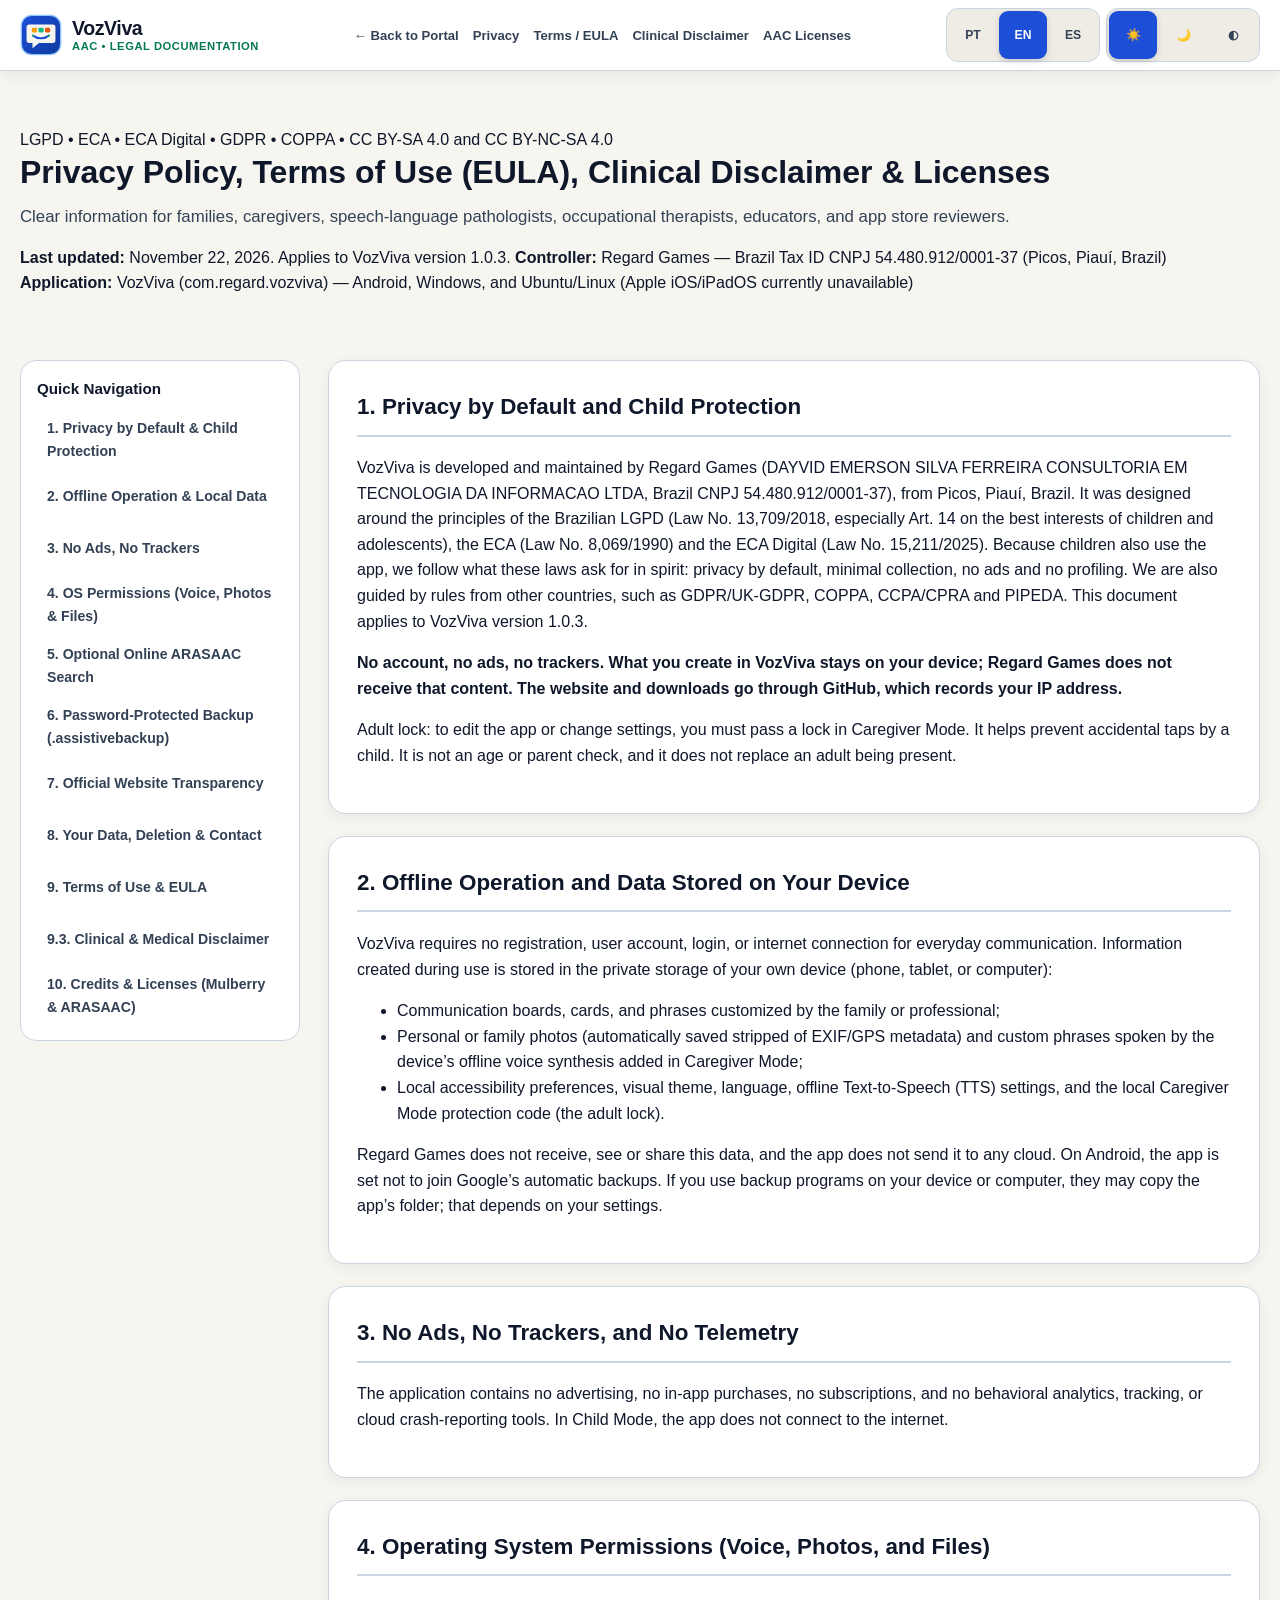
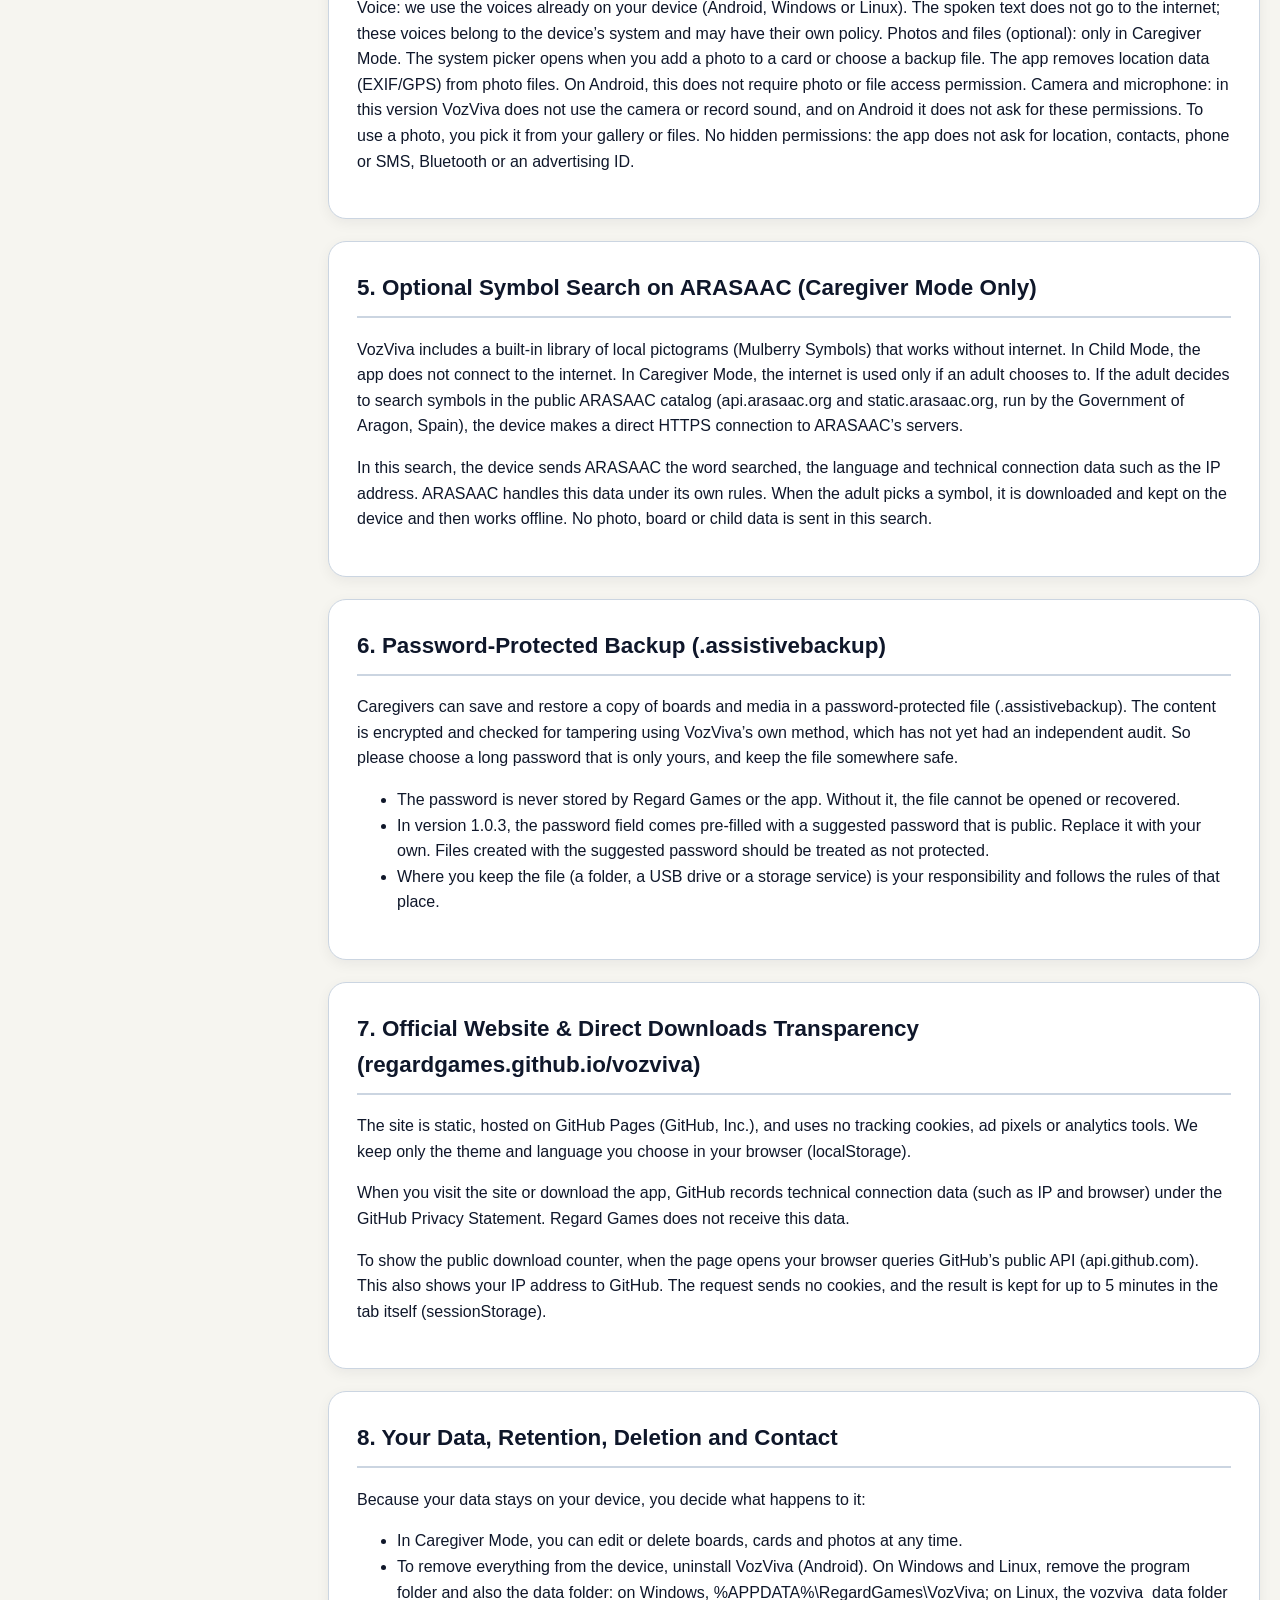
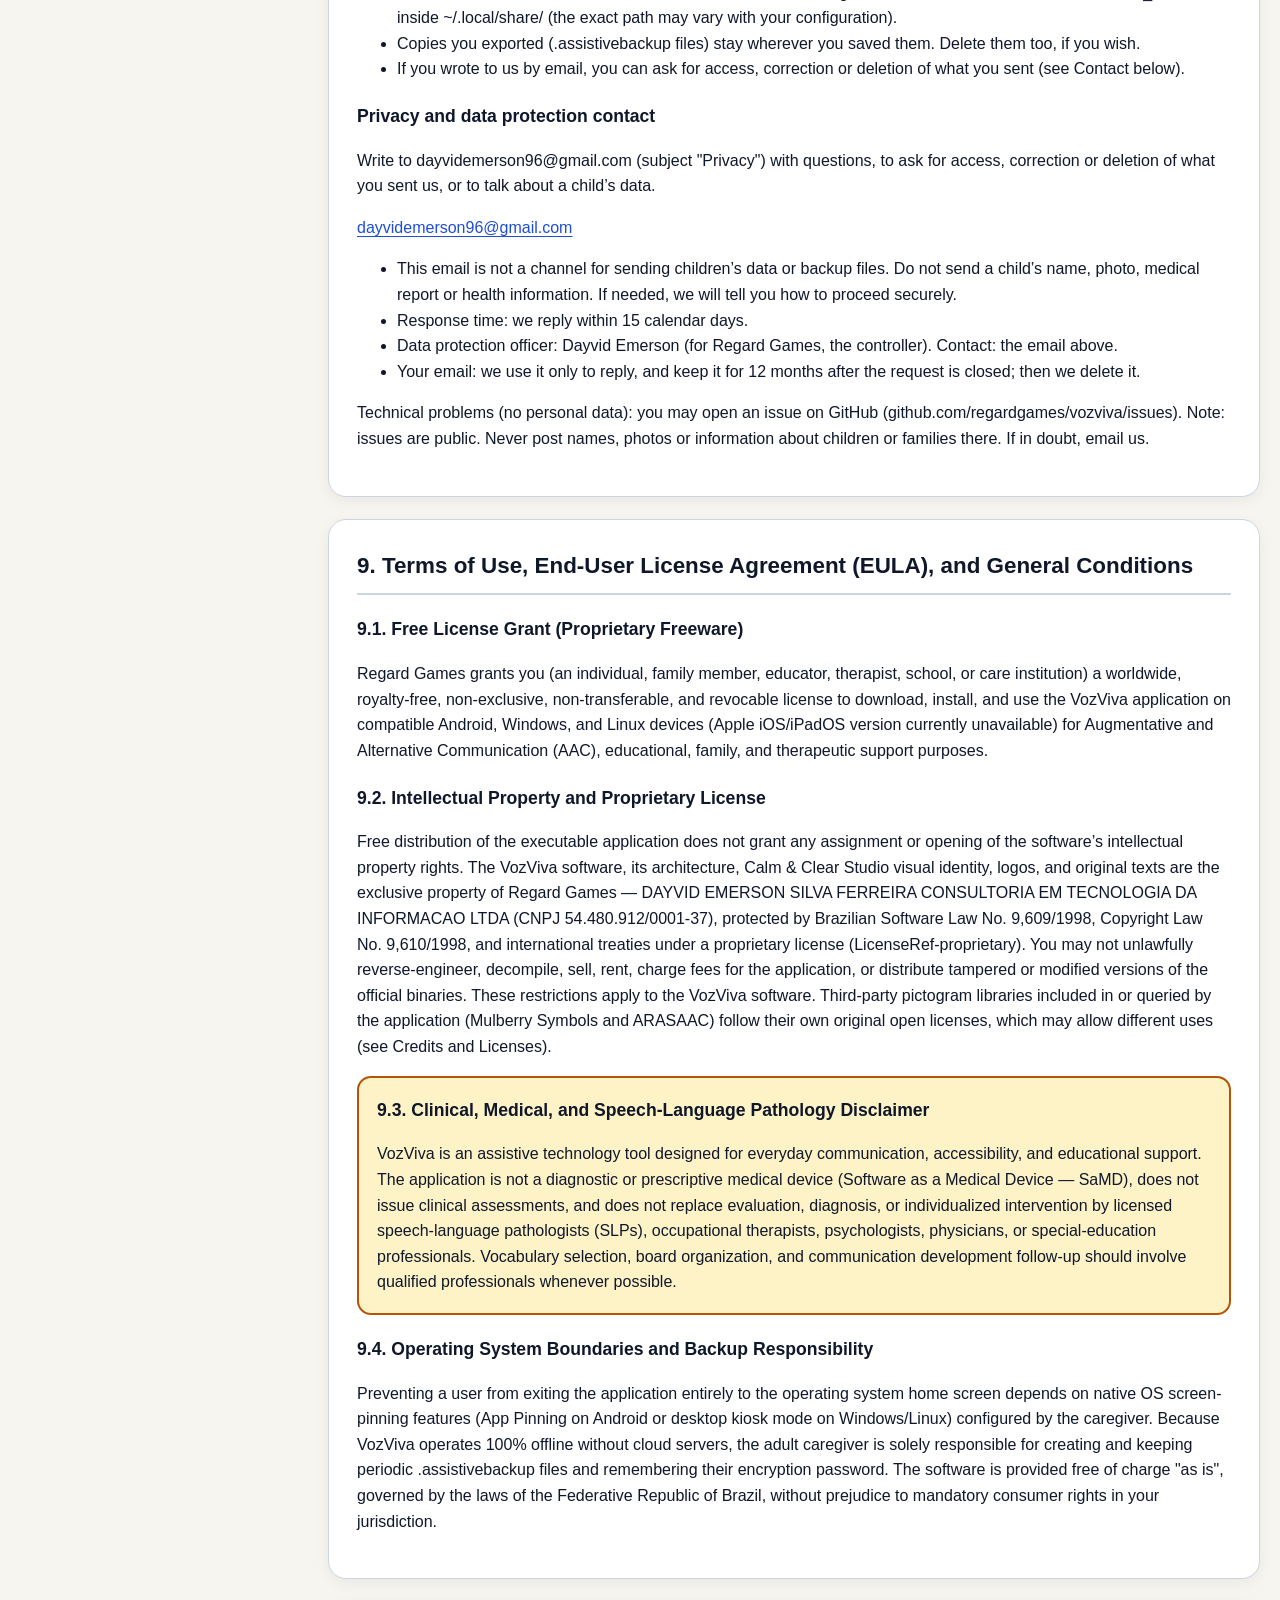
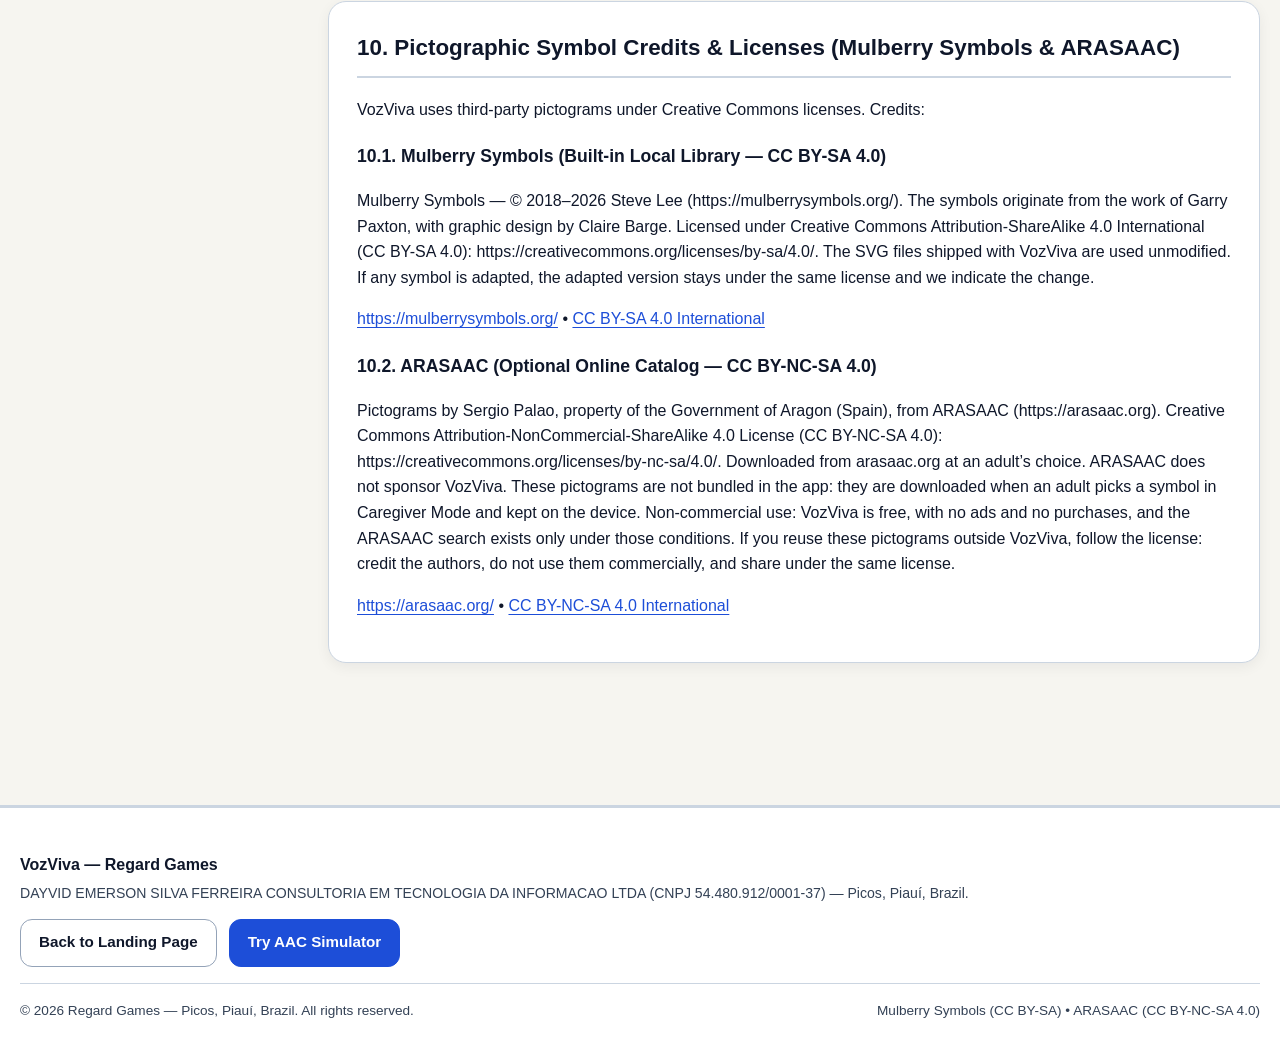
<file: privacy-policy.html>
<!DOCTYPE html>
<html lang="pt-BR" data-theme="light">
<head>
  <meta charset="UTF-8" />
  <meta name="viewport" content="width=device-width, initial-scale=1.0" />
  <title data-i18n="legal.meta_title">Política de Privacidade, Termos de Uso (EULA), Isenção Clínica e Licenças — VozViva | Regard Games</title>
  <meta name="description" data-i18n-attr="content:legal.meta_desc" content="Política de Privacidade, Termos de Uso e Licença (EULA), Isenção de Responsabilidade Clínica e Créditos Mulberry Symbols (CC BY-SA 4.0) e ARASAAC (CC BY-NC-SA 4.0) do aplicativo VozViva. Vale para a versão 1.0.3." />
  <meta name="theme-color" content="#1D4ED8" />
  <meta name="author" content="Regard Games — Picos, Piauí, Brasil" />
  <link rel="canonical" href="https://regardgames.github.io/vozviva/privacy-policy.html" />
  <link rel="alternate" hreflang="pt-BR" href="https://regardgames.github.io/vozviva/privacy-policy.html?lang=pt" />
  <link rel="alternate" hreflang="en" href="https://regardgames.github.io/vozviva/privacy-policy.html?lang=en" />
  <link rel="alternate" hreflang="es" href="https://regardgames.github.io/vozviva/privacy-policy.html?lang=es" />
  <link rel="alternate" hreflang="x-default" href="https://regardgames.github.io/vozviva/privacy-policy.html" />

  <meta property="og:type" content="article" />
  <meta property="og:site_name" content="VozViva — Regard Games" />
  <meta property="og:title" data-i18n-attr="content:legal.meta_title" content="Política de Privacidade, Termos de Uso (EULA), Isenção Clínica e Licenças — VozViva | Regard Games" />
  <meta property="og:description" data-i18n-attr="content:legal.meta_desc" content="Política de Privacidade, Termos de Uso e Licença (EULA), Isenção de Responsabilidade Clínica e Créditos Mulberry Symbols (CC BY-SA 4.0) e ARASAAC (CC BY-NC-SA 4.0) do aplicativo VozViva. Vale para a versão 1.0.3." />
  <meta property="og:url" content="https://regardgames.github.io/vozviva/privacy-policy.html" />
  <meta property="og:image" content="https://regardgames.github.io/vozviva/assets/og-banner.svg" />

  <link rel="icon" type="image/svg+xml" href="assets/favicon.svg" />
  <link rel="manifest" href="manifest.webmanifest" />
  <link rel="stylesheet" href="styles.css" />
</head>
<body id="top">
  <a href="#main-content" class="skip-link" data-i18n="legal.skip_to_content">Pular para o conteúdo principal</a>

  <!-- Topbar -->
  <header class="site-header" role="banner">
    <div class="container header-inner">
      <a href="index.html" class="brand-link" aria-label="VozViva — Voltar para a Página Inicial">
        <img src="assets/favicon.svg" alt="" class="brand-icon" width="42" height="42" />
        <span class="brand-text-group">
          <span class="brand-name">VozViva</span>
          <span class="brand-tag" data-i18n="legal.brand_tag">CAA • Documentação Legal</span>
        </span>
      </a>

      <nav class="main-nav" aria-label="Navegação Legal" data-i18n-attr="aria-label:legal.nav_aria">
        <a href="index.html" class="nav-link" data-i18n="legal.nav_back_home">← Voltar ao Portal</a>
        <a href="#privacidade" class="nav-link" data-i18n="legal.nav_privacy">Privacidade</a>
        <a href="#termos" class="nav-link" data-i18n="legal.nav_terms">Termos / EULA</a>
        <a href="#isencao-clinica" class="nav-link" data-i18n="legal.nav_disclaimer">Isenção Clínica</a>
        <a href="#licencas" class="nav-link" data-i18n="legal.nav_licenses">Licenças CAA</a>
      </nav>

      <div class="header-controls">
        <div class="control-pill-group" role="group" aria-label="Selecionar idioma" data-i18n-attr="aria-label:legal.lang_group_label">
          <button type="button" class="ctrl-btn lang-btn" data-lang="pt" aria-pressed="true" title="Português (Brasil)">PT</button>
          <button type="button" class="ctrl-btn lang-btn" data-lang="en" aria-pressed="false" title="English">EN</button>
          <button type="button" class="ctrl-btn lang-btn" data-lang="es" aria-pressed="false" title="Español">ES</button>
        </div>

        <div class="control-pill-group" role="group" aria-label="Selecionar tema visual" data-i18n-attr="aria-label:legal.theme_group_label">
          <button type="button" class="ctrl-btn theme-btn" data-theme-val="light" aria-pressed="true" data-i18n-attr="title:legal.theme_light" title="Tema Claro Calmo">☀️</button>
          <button type="button" class="ctrl-btn theme-btn" data-theme-val="dark" aria-pressed="false" data-i18n-attr="title:legal.theme_dark" title="Tema Escuro Confortável">🌙</button>
          <button type="button" class="ctrl-btn theme-btn" data-theme-val="high-contrast" aria-pressed="false" data-i18n-attr="title:legal.theme_hc" title="Alto Contraste WCAG AAA">◐</button>
        </div>
      </div>
    </div>
  </header>

  <main id="main-content" class="section">
    <div class="container">
      <div class="section-header" style="text-align:left; max-width:100%; margin-bottom:28px;">
        <span class="hero-eyebrow" data-i18n="legal.badge">LGPD • ECA • ECA Digital • GDPR • COPPA • CC BY-SA 4.0 e CC BY-NC-SA 4.0</span>
        <h1 class="section-title" data-i18n="legal.page_title">Política de Privacidade, Termos de Uso (EULA), Isenção Clínica e Licenças</h1>
        <p class="section-subtitle" data-i18n="legal.page_subtitle">Informações claras para famílias, cuidadores, fonoaudiólogos, terapeutas ocupacionais, educadores e revisores de lojas de aplicativos.</p>
        <div class="trust-badges-row" style="margin-top:14px;">
          <span class="trust-pill"><strong data-i18n="legal.meta_updated_label">Última atualização:</strong>&nbsp;<span data-i18n="legal.meta_updated_val">22 de novembro de 2026. Vale para o VozViva versão 1.0.3.</span></span>
          <span class="trust-pill"><strong data-i18n="legal.meta_controller_label">Controladora:</strong>&nbsp;<span data-i18n="legal.meta_controller_val">Regard Games — CNPJ 54.480.912/0001-37 (Picos, Piauí, Brasil)</span></span>
          <span class="trust-pill"><strong data-i18n="legal.meta_app_label">Aplicativo:</strong>&nbsp;<span data-i18n="legal.meta_app_val">VozViva (com.regard.vozviva) — Android, Windows e Ubuntu/Linux (Apple iOS/iPadOS indisponível no momento)</span></span>
        </div>
      </div>

      <div class="legal-layout">
        <!-- Sumário Lateral -->
        <aside aria-label="Índice do documento">
          <nav class="legal-toc">
            <strong style="display:block; margin-bottom:10px; font-size:0.95rem;" data-i18n="legal.toc_title">Navegação Rápida</strong>
            <ul class="legal-toc-list">
              <li><a href="#privacidade" data-i18n="legal.toc_s1">1. Privacidade por Padrão e Proteção Infantil</a></li>
              <li><a href="#dados-locais" data-i18n="legal.toc_s2">2. Uso Offline e Dados Locais</a></li>
              <li><a href="#sem-anuncios" data-i18n="legal.toc_s3">3. Sem Anúncios, Sem Rastreadores</a></li>
              <li><a href="#permissoes" data-i18n="legal.toc_s4">4. Permissões (Voz, Fotos e Arquivos)</a></li>
              <li><a href="#arasaac-online" data-i18n="legal.toc_s5">5. Busca Online Opcional ARASAAC</a></li>
              <li><a href="#backups" data-i18n="legal.toc_s6">6. Backup Protegido por Senha (.assistivebackup)</a></li>
              <li><a href="#transparencia-web" data-i18n="legal.toc_s7">7. Transparência do Site Oficial</a></li>
              <li><a href="#direitos-titular" data-i18n="legal.toc_s8">8. Seus Dados, Exclusão e Contato</a></li>
              <li><a href="#termos" data-i18n="legal.toc_s9">9. Termos de Uso e Licença (EULA)</a></li>
              <li><a href="#isencao-clinica" data-i18n="legal.toc_s10">9.3. Isenção de Responsabilidade Clínica</a></li>
              <li><a href="#licencas" data-i18n="legal.toc_s11">10. Créditos e Licenças (Mulberry &amp; ARASAAC)</a></li>
            </ul>
          </nav>
        </aside>

        <!-- Conteúdo Jurídico -->
        <div>
          <!-- Seção 1 -->
          <section class="legal-card" id="privacidade">
            <h2 data-i18n="legal.s1_title">1. Privacidade por Padrão e Proteção Infantil</h2>
            <p data-i18n="legal.s1_p1">O VozViva é desenvolvido e mantido pela Regard Games (DAYVID EMERSON SILVA FERREIRA CONSULTORIA EM TECNOLOGIA DA INFORMACAO LTDA, CNPJ 54.480.912/0001-37), de Picos, Piauí, Brasil. Foi pensado a partir dos princípios da LGPD (Lei nº 13.709/2018, em especial o art. 14, sobre o melhor interesse de crianças e adolescentes), do ECA (Lei nº 8.069/1990) e do ECA Digital (Lei nº 15.211/2025). Como o app também é usado por crianças, seguimos o que essas normas pedem em espírito: privacidade por padrão, coleta mínima, nenhum anúncio e nenhum perfilamento. Também nos inspiramos em normas de outros países, como GDPR/UK-GDPR, COPPA, CCPA/CPRA e PIPEDA. Este documento vale para o VozViva versão 1.0.3.</p>
            <p><strong data-i18n="legal.s1_p2">Sem conta, sem anúncios e sem rastreadores. O que você cria no VozViva fica no seu aparelho; a Regard Games não recebe esse conteúdo. O site e os downloads passam pelo GitHub, que registra o IP.</strong></p>
            <p data-i18n="legal.s1_p3">Trava para adultos: para editar o app ou mudar ajustes, é preciso passar por uma trava no Modo Responsável. Ela ajuda a evitar toques acidentais da criança. Não é verificação de idade nem de parentesco, e não substitui a presença de um adulto.</p>
          </section>

          <!-- Seção 2 -->
          <section class="legal-card" id="dados-locais">
            <h2 data-i18n="legal.s2_title">2. Funcionamento Offline e Dados Armazenados no Seu Dispositivo</h2>
            <p data-i18n="legal.s2_p1">O VozViva não exige cadastro, conta, login nem conexão com a internet para a comunicação do dia a dia. As informações criadas durante o uso ficam gravadas no armazenamento privado do seu próprio aparelho (celular, tablet ou computador):</p>
            <ul>
              <li data-i18n="legal.s2_li1">Pranchas, cartões de comunicação e frases configuradas pela família ou profissional;</li>
              <li data-i18n="legal.s2_li2">Fotografias pessoais ou familiares (salvas automaticamente sem metadados EXIF/GPS) e frases personalizadas faladas pela síntese de voz offline do aparelho adicionadas no Modo Responsável;</li>
              <li data-i18n="legal.s2_li3">Preferências locais de acessibilidade, tema visual, idioma, configuração de voz offline (TTS) e o código local de proteção do Modo Responsável (a trava para adultos).</li>
            </ul>
            <p data-i18n="legal.s2_p2">A Regard Games não recebe, não vê e não compartilha esses dados, e o app não os envia a nenhuma nuvem. No Android, o app está configurado para não entrar nos backups automáticos do Google. Se você usa programas de backup no aparelho ou no computador, eles podem copiar a pasta do app; isso depende das suas configurações.</p>
          </section>

          <!-- Seção 3 -->
          <section class="legal-card" id="sem-anuncios">
            <h2 data-i18n="legal.s3_title">3. Sem Anúncios, Sem Rastreadores e Sem Telemetria</h2>
            <p data-i18n="legal.s3_p1">O aplicativo não contém publicidade, compras internas, assinaturas nem ferramentas de rastreamento, análise de comportamento (analytics) ou relatórios automáticos de falhas em nuvem. No Modo Criança, o app não se conecta à internet.</p>
          </section>

          <!-- Seção 4 -->
          <section class="legal-card" id="permissoes">
            <h2 data-i18n="legal.s4_title">4. Permissões do Sistema Operacional (Voz, Fotos e Arquivos)</h2>
            <p data-i18n="legal.s4_p1">Voz: usamos as vozes que já estão no seu aparelho (Android, Windows ou Linux). O texto falado não vai para a internet; essas vozes são do sistema do aparelho e podem ter política própria. Fotos e arquivos (opcional): só no Modo Responsável. O seletor do sistema abre quando você adiciona uma foto a um cartão ou escolhe um arquivo de backup. O app remove dos arquivos de foto os dados de localização (EXIF/GPS). No Android, isso não exige permissão de acesso a fotos ou arquivos. Câmera e microfone: nesta versão o VozViva não usa a câmera nem grava sons, e no Android não pede essas permissões. Para usar uma foto, você a escolhe na galeria ou nos arquivos do aparelho. Sem permissões escondidas: o app não pede localização, contatos, telefone ou SMS, Bluetooth nem identificador de publicidade.</p>
          </section>

          <!-- Seção 5 -->
          <section class="legal-card" id="arasaac-online">
            <h2 data-i18n="legal.s5_title">5. Busca Opcional de Símbolos no ARASAAC (Só no Modo Responsável)</h2>
            <p data-i18n="legal.s5_p1">O VozViva inclui uma biblioteca de pictogramas locais (Mulberry Symbols) que funciona sem internet. No Modo Criança, o app não se conecta à internet. No Modo Responsável, a internet só é usada se o adulto escolher. Se ele decidir buscar símbolos no catálogo público ARASAAC (api.arasaac.org e static.arasaac.org, do Governo de Aragão, Espanha), o aparelho faz uma conexão HTTPS direta com os servidores do ARASAAC.</p>
            <p data-i18n="legal.s5_p2">Nessa busca, o aparelho envia ao ARASAAC a palavra pesquisada, o idioma e os dados técnicos da conexão, como o endereço IP. O ARASAAC trata esses dados segundo as regras dele. Quando o adulto escolhe um símbolo, ele é baixado e guardado no aparelho e depois funciona sem internet. Nenhuma foto, prancha ou dado da criança é enviado nessa busca.</p>
          </section>

          <!-- Seção 6 -->
          <section class="legal-card" id="backups">
            <h2 data-i18n="legal.s6_title">6. Backup Protegido por Senha (.assistivebackup)</h2>
            <p data-i18n="legal.s6_p1">O responsável pode salvar e restaurar uma cópia das pranchas e das mídias em um arquivo (.assistivebackup) protegido por senha. O conteúdo é cifrado e verificado contra alterações com um método próprio do VozViva, que ainda não passou por auditoria independente. Por isso, escolha uma senha longa e só sua e guarde o arquivo em local seguro.</p>
            <ul>
              <li data-i18n="legal.s6_li1">A senha nunca é guardada pela Regard Games nem pelo app. Sem ela, o arquivo não abre e não pode ser recuperado.</li>
              <li data-i18n="legal.s6_li2">Na versão 1.0.3, o campo de senha já vem preenchido com uma senha sugerida que é pública. Troque-a por uma senha sua. Arquivos gerados com a senha sugerida devem ser tratados como não protegidos.</li>
              <li data-i18n="legal.s6_li3">O local onde você guarda o arquivo (pasta, pendrive ou serviço de armazenamento) é de sua responsabilidade e segue as regras desse local.</li>
            </ul>
          </section>

          <!-- Seção 7 -->
          <section class="legal-card" id="transparencia-web">
            <h2 data-i18n="legal.s7_title">7. Transparência do Site Oficial e Downloads Diretos (regardgames.github.io/vozviva)</h2>
            <p data-i18n="legal.s7_p1">O site é estático, hospedado no GitHub Pages (GitHub, Inc.), e não usa cookies de rastreamento, pixels de anúncio nem ferramentas de análise. Guardamos no seu navegador apenas o tema e o idioma que você escolhe (localStorage).</p>
            <p data-i18n="legal.s7_p2">Ao visitar o site ou baixar o app, o GitHub registra dados técnicos da conexão (como IP e navegador), segundo a Declaração de Privacidade do GitHub. A Regard Games não recebe esses dados.</p>
            <p data-i18n="legal.s7_p3">Para mostrar o contador público de downloads, ao abrir a página o seu navegador consulta a API pública do GitHub (api.github.com). Isso também mostra o seu IP ao GitHub. A consulta não envia cookies, e o resultado fica guardado por até 5 minutos na própria aba (sessionStorage).</p>
          </section>

          <!-- Seção 8 -->
          <section class="legal-card" id="direitos-titular">
            <h2 data-i18n="legal.s8_title">8. Seus Dados, Retenção, Exclusão e Contato</h2>
            <p data-i18n="legal.s8_p1">Como os dados ficam no seu aparelho, é você quem decide sobre eles:</p>
            <ul>
              <li data-i18n="legal.s8_li1">No Modo Responsável, você pode editar ou excluir pranchas, cartões e fotos a qualquer momento.</li>
              <li data-i18n="legal.s8_li2">Para remover tudo do aparelho, desinstale o VozViva (Android). No Windows e no Linux, remova a pasta do programa e também a pasta de dados: no Windows, %APPDATA%\RegardGames\VozViva; no Linux, a pasta vozviva_data dentro de ~/.local/share/ (o caminho exato pode variar conforme a sua configuração).</li>
              <li data-i18n="legal.s8_li3">Cópias que você exportou (arquivos .assistivebackup) ficam onde você as guardou. Apague-as também, se quiser.</li>
              <li data-i18n="legal.s8_li4">Se você nos escreveu por e-mail, pode pedir acesso, correção ou exclusão do que enviou (veja Contato abaixo).</li>
            </ul>
            <h3 data-i18n="legal.s8_c_title">Contato sobre privacidade e proteção de dados</h3>
            <p data-i18n="legal.s8_c_p">Escreva para dayvidemerson96@gmail.com (assunto "Privacidade") para tirar dúvidas, pedir acesso, correção ou exclusão do que você nos enviou, ou falar sobre dados de uma criança.</p>
            <p><a href="mailto:dayvidemerson96@gmail.com">dayvidemerson96@gmail.com</a></p>
            <ul>
              <li data-i18n="legal.s8_c_li1">Este e-mail não é um canal para enviar dados de crianças nem arquivos de backup. Não envie nome, foto, laudo nem informações de saúde da criança. Se for preciso, avisaremos como proceder com segurança.</li>
              <li data-i18n="legal.s8_c_li2">Prazo: respondemos em até 15 dias corridos.</li>
              <li data-i18n="legal.s8_c_li3">Encarregado pelo tratamento de dados pessoais: Dayvid Emerson (pela Regard Games, controladora). Contato: o e-mail acima.</li>
              <li data-i18n="legal.s8_c_li4">Seu e-mail: usamos só para responder e guardamos por 12 meses depois do atendimento; depois, apagamos.</li>
            </ul>
            <p data-i18n="legal.s8_p3">Problemas técnicos (sem dados pessoais): você pode abrir um chamado no GitHub (github.com/regardgames/vozviva/issues). Atenção: chamados são públicos. Nunca publique ali nomes, fotos ou informações de crianças ou de famílias. Em caso de dúvida, escreva por e-mail.</p>
          </section>

          <!-- Seção 9: Termos de Uso / EULA (#termos) -->
          <section class="legal-card" id="termos">
            <h2 data-i18n="legal.s9_title">9. Termos de Uso, Licença de Uso do Software (EULA) e Condições Gerais</h2>
            <h3 data-i18n="legal.s9_1_title">9.1. Licença de Uso Gratuito (Freeware Proprietário)</h3>
            <p data-i18n="legal.s9_1_p">A Regard Games concede a você (pessoa física, familiar, educador, terapeuta, escola ou instituição de atendimento) uma licença mundial, gratuita, não exclusiva, intransferível e revogável para baixar, instalar e utilizar o aplicativo VozViva em dispositivos compatíveis (Android, Windows e Linux; versão para Apple iOS/iPadOS indisponível no momento) para fins de Comunicação Aumentativa e Alternativa (CAA), apoio educacional, familiar e terapêutico.</p>

            <h3 data-i18n="legal.s9_2_title">9.2. Propriedade Intelectual e Licença Proprietária</h3>
            <p data-i18n="legal.s9_2_p">A distribuição gratuita do aplicativo executável não significa cessão nem abertura dos direitos de propriedade intelectual do software. O aplicativo VozViva, sua arquitetura, identidade visual Calm &amp; Clear Studio, logomarcas e textos originais são de propriedade exclusiva da Regard Games — DAYVID EMERSON SILVA FERREIRA CONSULTORIA EM TECNOLOGIA DA INFORMACAO LTDA (CNPJ 54.480.912/0001-37), protegidos pela Lei de Software nº 9.609/1998, Lei de Direitos Autorais nº 9.610/1998 e tratados internacionais (LicenseRef-proprietary). É expressamente vedado realizar engenharia reversa ilícita, descompilar, vender, alugar, cobrar pelo aplicativo ou distribuir versões modificadas ou adulteradas dos binários oficiais. Essas restrições valem para o software VozViva. Os conjuntos de pictogramas de terceiros incluídos ou consultados pelo aplicativo (Mulberry Symbols e ARASAAC) seguem as licenças abertas originais deles, que podem permitir usos diferentes (veja Créditos e Licenças).</p>

            <!-- Subseção 9.3: Isenção de Responsabilidade Clínica (#isencao-clinica / #isencao) -->
            <div id="isencao-clinica" class="clinical-alert-box" role="note" aria-label="Aviso de Isenção de Responsabilidade Clínica">
              <span id="isencao" aria-hidden="true"></span>
              <span id="aviso-clinico" aria-hidden="true"></span>
              <h3 style="margin-top:0;" data-i18n="legal.s9_3_title">9.3. Isenção de Responsabilidade Clínica, Médica e Fonoaudiológica</h3>
              <p style="margin-bottom:0;" data-i18n="legal.s9_3_p">O VozViva é uma ferramenta de tecnologia assistiva voltada à comunicação cotidiana, acessibilidade e apoio pedagógico. O aplicativo não constitui dispositivo médico de diagnóstico ou prescrição (Software as a Medical Device — SaMD), não emite laudos clínicos e não substitui a avaliação, o diagnóstico ou a intervenção presencial e individualizada de fonoaudiólogos, terapeutas ocupacionais, psicólogos, médicos ou educadores especializados. A seleção de vocabulário, a organização de pranchas e o acompanhamento do desenvolvimento comunicativo devem contar sempre que possível com a orientação de profissionais habilitados.</p>
            </div>

            <h3 data-i18n="legal.s9_4_title">9.4. Limitações do Sistema Operacional e Responsabilidade por Backups</h3>
            <p data-i18n="legal.s9_4_p">O bloqueio de saída total do aplicativo para a área de trabalho do aparelho depende dos recursos nativos de fixação de tela (Fixar Aplicativo no Android ou modo quiosque no Windows/Linux) configurados pelo adulto responsável no sistema operacional. Como o aplicativo funciona 100% offline e sem nuvem, é de inteira responsabilidade do adulto responsável realizar e guardar backups periódicos (.assistivebackup) e lembrar a respectiva senha de proteção. O software é fornecido gratuitamente "no estado em que se encontra" ("as is"), regendo-se pelas leis da República Federativa do Brasil, ressalvados os direitos irrenunciáveis do consumidor em sua jurisdição.</p>
          </section>

          <!-- Seção 10: Licenças e Créditos (#licencas) -->
          <section class="legal-card" id="licencas">
            <span id="creditos" aria-hidden="true"></span>
            <h2 data-i18n="legal.s10_title">10. Créditos e Licenças de Símbolos Pictográficos (Mulberry Symbols &amp; ARASAAC)</h2>
            <p data-i18n="legal.s10_intro">O VozViva usa pictogramas de terceiros sob licenças Creative Commons. Créditos:</p>

            <h3 data-i18n="legal.s10_mulberry_title">10.1. Mulberry Symbols (Biblioteca Local Incluída — CC BY-SA 4.0)</h3>
            <p data-i18n="legal.s10_mulberry_p">Mulberry Symbols — © 2018–2026 Steve Lee (https://mulberrysymbols.org/). Os símbolos têm origem no trabalho de Garry Paxton, com design gráfico de Claire Barge. Licença Creative Commons Atribuição-CompartilhaIgual 4.0 Internacional (CC BY-SA 4.0): https://creativecommons.org/licenses/by-sa/4.0/deed.pt. Os arquivos SVG que acompanham o VozViva são usados sem modificação. Se algum símbolo for adaptado, a versão adaptada continua sob a mesma licença e indicamos a alteração.</p>
            <p><a href="https://mulberrysymbols.org/" target="_blank" rel="noopener noreferrer">https://mulberrysymbols.org/</a> • <a href="https://creativecommons.org/licenses/by-sa/4.0/" target="_blank" rel="noopener noreferrer">CC BY-SA 4.0 International</a></p>

            <h3 data-i18n="legal.s10_arasaac_title">10.2. ARASAAC (Catálogo Online Opcional — CC BY-NC-SA 4.0)</h3>
            <p data-i18n="legal.s10_arasaac_p">Pictogramas de Sergio Palao, propriedade do Governo de Aragão (Espanha), do ARASAAC (https://arasaac.org). Licença Creative Commons Atribuição-NãoComercial-CompartilhaIgual 4.0 (CC BY-NC-SA 4.0): https://creativecommons.org/licenses/by-nc-sa/4.0/deed.pt. Baixados de arasaac.org por escolha do adulto. O ARASAAC não patrocina o VozViva. Esses pictogramas não vêm dentro do app: são baixados quando o adulto escolhe um símbolo no Modo Responsável e guardados no aparelho. Uso não comercial: o VozViva é gratuito, sem anúncios e sem compras, e a busca ARASAAC só existe nessas condições. Se você reutilizar esses pictogramas fora do VozViva, siga a licença: cite os autores, não use para fins comerciais e compartilhe sob a mesma licença.</p>
            <p><a href="https://arasaac.org/" target="_blank" rel="noopener noreferrer">https://arasaac.org/</a> • <a href="https://creativecommons.org/licenses/by-nc-sa/4.0/" target="_blank" rel="noopener noreferrer">CC BY-NC-SA 4.0 International</a></p>
          </section>
        </div>
      </div>
    </div>
  </main>

  <footer class="site-footer" role="contentinfo">
    <div class="container">
      <div style="display:flex; flex-wrap:wrap; justify-content:space-between; align-items:center; gap:14px; padding-bottom:16px; border-bottom:1px solid var(--border-default);">
        <div>
          <strong>VozViva — Regard Games</strong>
          <p style="margin:4px 0 0; font-size:0.88rem; color:var(--text-secondary);" data-i18n="legal.footer_sub">DAYVID EMERSON SILVA FERREIRA CONSULTORIA EM TECNOLOGIA DA INFORMACAO LTDA (CNPJ 54.480.912/0001-37) — Picos, Piauí, Brasil.</p>
        </div>
        <div style="display:flex; flex-wrap:wrap; gap:12px;">
          <a href="index.html" class="btn btn-secondary" data-i18n="legal.btn_back_home">Voltar para a Landing Page</a>
          <a href="index.html#simulador" class="btn btn-primary" data-i18n="legal.btn_try_simulator">Testar Simulador CAA</a>
        </div>
      </div>
      <div style="padding-top:16px; display:flex; flex-wrap:wrap; justify-content:space-between; gap:10px; font-size:0.85rem; color:var(--text-secondary);">
        <span data-i18n="legal.footer_copy">© 2026 Regard Games — Picos, Piauí, Brasil. Todos os direitos reservados.</span>
        <span>Mulberry Symbols (CC BY-SA) • ARASAAC (CC BY-NC-SA 4.0)</span>
      </div>
    </div>
  </footer>

  <script src="privacy.js"></script>
</body>
</html>
</file>
<file: styles.css>
/* ==========================================================================
   VozViva — Plataforma de Comunicação e Desenvolvimento Assistivo (CAA)
   Design System: Calm & Clear Studio (WCAG 2.1 AA / AAA High Contrast)
   Estúdio: Regard Games — Picos, Piauí, Brasil
   ========================================================================== */

:root,
[data-theme="light"] {
  --bg-canvas: #F6F5F0;
  --bg-surface: #FFFFFF;
  --bg-elevated: #EFECE6;
  --bg-subtle: #E2E8F0;
  --text-primary: #0F172A;
  --text-secondary: #334155;
  --text-muted: #475569;
  --border-default: #CBD5E1;
  --border-strong: #94A3B8;
  --primary-brand: #1D4ED8;
  --primary-brand-hover: #1E40AF;
  --primary-brand-soft: #DBEAFE;
  --primary-brand-text: #FFFFFF;
  --speak-action-green: #047857;
  --speak-action-hover: #065F46;
  --speak-action-soft: #ECFDF5;
  --speak-action-text: #FFFFFF;
  --warning-alert: #B45309;
  --warning-soft: #FEF3C7;
  --danger-action: #B91C1C;
  --danger-soft: #FEE2E2;
  --focus-ring: #1D4ED8;
  --focus-offset: #FFFFFF;
  --shadow-card: 0 4px 14px rgba(15, 23, 42, 0.06);
  --shadow-elevated: 0 10px 28px rgba(15, 23, 42, 0.09);
  --border-width-base: 1.5px;
  --border-width-card: 3px;

  /* Chave de Fitzgerald Modificada — Tema Claro Calmo */
  --fitz-people-bg: #FFFBEB;
  --fitz-people-header: #FEF3C7;
  --fitz-people-border: #D97706;
  --fitz-people-badge: #B45309;
  --fitz-people-text: #1C1917;

  --fitz-verbs-bg: #ECFDF5;
  --fitz-verbs-header: #D1FAE5;
  --fitz-verbs-border: #059669;
  --fitz-verbs-badge: #047857;
  --fitz-verbs-text: #064E3B;

  --fitz-nouns-bg: #FFF7ED;
  --fitz-nouns-header: #FFEDD5;
  --fitz-nouns-border: #EA580C;
  --fitz-nouns-badge: #C2410C;
  --fitz-nouns-text: #431407;

  --fitz-descriptors-bg: #EFF6FF;
  --fitz-descriptors-header: #DBEAFE;
  --fitz-descriptors-border: #2563EB;
  --fitz-descriptors-badge: #1D4ED8;
  --fitz-descriptors-text: #1E3A8A;

  --fitz-social-bg: #FFF1F2;
  --fitz-social-header: #FFE4E6;
  --fitz-social-border: #E11D48;
  --fitz-social-badge: #BE123C;
  --fitz-social-text: #4C0519;

  --fitz-urgent-bg: #FEF2F2;
  --fitz-urgent-header: #FEE2E2;
  --fitz-urgent-border: #DC2626;
  --fitz-urgent-badge: #991B1B;
  --fitz-urgent-text: #450A0A;

  --fitz-subboard-bg: #F5F3FF;
  --fitz-subboard-header: #EDE9FE;
  --fitz-subboard-border: #7C3AED;
  --fitz-subboard-badge: #5B21B6;
  --fitz-subboard-text: #2E1065;
}

[data-theme="dark"] {
  --bg-canvas: #0B1320;
  --bg-surface: #162032;
  --bg-elevated: #1E293B;
  --bg-subtle: #0F172A;
  --text-primary: #F8FAFC;
  --text-secondary: #CBD5E1;
  --text-muted: #94A3B8;
  --border-default: #334155;
  --border-strong: #64748B;
  --primary-brand: #60A5FA;
  --primary-brand-hover: #93C5FD;
  --primary-brand-soft: #1E3A8A;
  --primary-brand-text: #0B1320;
  --speak-action-green: #10B981;
  --speak-action-hover: #34D399;
  --speak-action-soft: #064E3B;
  --speak-action-text: #042F2E;
  --warning-alert: #FBBF24;
  --warning-soft: #451A03;
  --danger-action: #F87171;
  --danger-soft: #450A0A;
  --focus-ring: #60A5FA;
  --focus-offset: #0B1320;
  --shadow-card: 0 6px 18px rgba(0, 0, 0, 0.35);
  --shadow-elevated: 0 12px 32px rgba(0, 0, 0, 0.5);
  --border-width-base: 1.5px;
  --border-width-card: 3px;

  /* Chave de Fitzgerald Modificada — Tema Escuro Confortável */
  --fitz-people-bg: #2E230B;
  --fitz-people-header: #3F2E08;
  --fitz-people-border: #FBBF24;
  --fitz-people-badge: #FDE68A;
  --fitz-people-text: #F8FAFC;

  --fitz-verbs-bg: #082E22;
  --fitz-verbs-header: #064E3B;
  --fitz-verbs-border: #34D399;
  --fitz-verbs-badge: #A7F3D0;
  --fitz-verbs-text: #F8FAFC;

  --fitz-nouns-bg: #301809;
  --fitz-nouns-header: #431407;
  --fitz-nouns-border: #FB923C;
  --fitz-nouns-badge: #FED7AA;
  --fitz-nouns-text: #F8FAFC;

  --fitz-descriptors-bg: #0F2342;
  --fitz-descriptors-header: #1E3A8A;
  --fitz-descriptors-border: #60A5FA;
  --fitz-descriptors-badge: #BFDBFE;
  --fitz-descriptors-text: #F8FAFC;

  --fitz-social-bg: #31101E;
  --fitz-social-header: #4C0519;
  --fitz-social-border: #FB7185;
  --fitz-social-badge: #FECDD3;
  --fitz-social-text: #F8FAFC;

  --fitz-urgent-bg: #381111;
  --fitz-urgent-header: #450A0A;
  --fitz-urgent-border: #F87171;
  --fitz-urgent-badge: #FCA5A5;
  --fitz-urgent-text: #F8FAFC;

  --fitz-subboard-bg: #22153B;
  --fitz-subboard-header: #2E1065;
  --fitz-subboard-border: #A78BFA;
  --fitz-subboard-badge: #DDD6FE;
  --fitz-subboard-text: #F8FAFC;
}

[data-theme="high-contrast"] {
  --bg-canvas: #000000;
  --bg-surface: #0A0A0A;
  --bg-elevated: #171717;
  --bg-subtle: #1F1F1F;
  --text-primary: #FFFFFF;
  --text-secondary: #FFFF00;
  --text-muted: #FFFFFF;
  --border-default: #FFFFFF;
  --border-strong: #FFFF00;
  --primary-brand: #00FFFF;
  --primary-brand-hover: #67E8F9;
  --primary-brand-soft: #002B36;
  --primary-brand-text: #000000;
  --speak-action-green: #00FF66;
  --speak-action-hover: #4ADE80;
  --speak-action-soft: #002810;
  --speak-action-text: #000000;
  --warning-alert: #FFD700;
  --warning-soft: #2B2100;
  --danger-action: #FF4D4D;
  --danger-soft: #2D0000;
  --focus-ring: #FFFF00;
  --focus-offset: #000000;
  --shadow-card: none;
  --shadow-elevated: none;
  --border-width-base: 2.5px;
  --border-width-card: 4px;

  /* Chave de Fitzgerald Modificada — Alto Contraste WCAG AAA */
  --fitz-people-bg: #000000;
  --fitz-people-header: #1F1A00;
  --fitz-people-border: #FACC15;
  --fitz-people-badge: #FACC15;
  --fitz-people-text: #FFFFFF;

  --fitz-verbs-bg: #000000;
  --fitz-verbs-header: #002410;
  --fitz-verbs-border: #4ADE80;
  --fitz-verbs-badge: #4ADE80;
  --fitz-verbs-text: #FFFFFF;

  --fitz-nouns-bg: #000000;
  --fitz-nouns-header: #261000;
  --fitz-nouns-border: #FB923C;
  --fitz-nouns-badge: #FB923C;
  --fitz-nouns-text: #FFFFFF;

  --fitz-descriptors-bg: #000000;
  --fitz-descriptors-header: #001A2C;
  --fitz-descriptors-border: #38BDF8;
  --fitz-descriptors-badge: #38BDF8;
  --fitz-descriptors-text: #FFFFFF;

  --fitz-social-bg: #000000;
  --fitz-social-header: #290014;
  --fitz-social-border: #F472B6;
  --fitz-social-badge: #F472B6;
  --fitz-social-text: #FFFFFF;

  --fitz-urgent-bg: #000000;
  --fitz-urgent-header: #2E0000;
  --fitz-urgent-border: #FF3333;
  --fitz-urgent-badge: #FF3333;
  --fitz-urgent-text: #FFFF00;

  --fitz-subboard-bg: #000000;
  --fitz-subboard-header: #1C0033;
  --fitz-subboard-border: #C084FC;
  --fitz-subboard-badge: #C084FC;
  --fitz-subboard-text: #FFFFFF;
}

/* ==========================================================================
   Reset & Base Typography
   ========================================================================== */
*,
*::before,
*::after {
  box-sizing: border-box;
}

html {
  scroll-behavior: smooth;
  max-width: 100%;
  overflow-x: hidden;
  -webkit-text-size-adjust: 100%;
}

@media (prefers-reduced-motion: reduce) {
  html {
    scroll-behavior: auto;
  }
  *,
  *::before,
  *::after {
    animation-duration: 0.01ms !important;
    animation-iteration-count: 1 !important;
    transition-duration: 0.01ms !important;
  }
}

body {
  margin: 0;
  padding: 0;
  max-width: 100%;
  overflow-x: hidden;
  background-color: var(--bg-canvas);
  color: var(--text-primary);
  font-family: "Plus Jakarta Sans", "Atkinson Hyperlegible", "Nunito", -apple-system, BlinkMacSystemFont, "Segoe UI", Roboto, sans-serif;
  font-size: 1rem;
  line-height: 1.6;
  transition: background-color 140ms ease, color 140ms ease;
}

img,
svg {
  max-width: 100%;
  height: auto;
  display: block;
}

a {
  color: var(--primary-brand);
  text-decoration: underline;
  text-underline-offset: 3px;
}

a:hover {
  color: var(--primary-brand-hover);
}

:focus-visible {
  outline: 3px solid var(--focus-ring) !important;
  outline-offset: 2px !important;
}

/* Skip Link WCAG 2.1 AA+ */
.skip-link {
  position: absolute;
  top: -120px;
  left: 12px;
  z-index: 9999;
  background: var(--primary-brand);
  color: var(--primary-brand-text);
  padding: 12px 20px;
  min-height: 48px;
  border-radius: 10px;
  font-weight: 800;
  text-decoration: none;
  display: inline-flex;
  align-items: center;
}

.skip-link:focus {
  top: 12px;
}

.container {
  width: 100%;
  max-width: 1280px;
  margin: 0 auto;
  padding: 0 20px;
}

@media (max-width: 480px) {
  .container {
    padding: 0 12px;
  }
}

/* ==========================================================================
   Header / Topbar (Single-Row Desktop + Accessible Responsive Mobile)
   ========================================================================== */
.site-header {
  position: sticky;
  top: 0;
  z-index: 1000;
  background-color: var(--bg-surface);
  border-bottom: var(--border-width-base) solid var(--border-default);
  box-shadow: var(--shadow-card);
}

.header-inner {
  display: flex;
  align-items: center;
  justify-content: space-between;
  gap: 10px;
  min-height: 70px;
  padding-top: 6px;
  padding-bottom: 6px;
}

.brand-link {
  display: inline-flex;
  align-items: center;
  gap: 10px;
  min-height: 48px;
  text-decoration: none;
  color: var(--text-primary);
  flex-shrink: 0;
}

.brand-icon {
  width: 42px;
  height: 42px;
  flex-shrink: 0;
}

.brand-text-group {
  display: flex;
  flex-direction: column;
  line-height: 1.15;
}

.brand-name {
  font-size: 1.22rem;
  font-weight: 800;
  color: var(--text-primary);
  letter-spacing: -0.02em;
}

.brand-tag {
  font-size: 0.7rem;
  font-weight: 700;
  color: var(--speak-action-green);
  text-transform: uppercase;
  letter-spacing: 0.05em;
}

[data-theme="high-contrast"] .brand-tag {
  color: var(--text-secondary);
}

.main-nav {
  display: flex;
  align-items: center;
  gap: 4px;
}

.nav-link {
  display: inline-flex;
  align-items: center;
  justify-content: center;
  min-height: 48px;
  padding: 0 10px;
  border-radius: 10px;
  font-size: 0.9rem;
  font-weight: 700;
  color: var(--text-secondary);
  text-decoration: none;
  white-space: nowrap;
  transition: background-color 120ms ease, color 120ms ease;
}

.nav-link:hover,
.nav-link:focus-visible {
  background-color: var(--bg-elevated);
  color: var(--text-primary);
}

.header-controls {
  display: flex;
  align-items: center;
  gap: 8px;
  flex-shrink: 0;
}

.control-pill-group {
  display: inline-flex;
  align-items: center;
  background-color: var(--bg-elevated);
  border: var(--border-width-base) solid var(--border-default);
  border-radius: 12px;
  padding: 2px;
  gap: 2px;
}

.ctrl-btn {
  display: inline-flex;
  align-items: center;
  justify-content: center;
  min-width: 48px;
  min-height: 48px;
  padding: 0 8px;
  border: none;
  border-radius: 9px;
  background: transparent;
  color: var(--text-secondary);
  font-family: inherit;
  font-size: 0.82rem;
  font-weight: 800;
  cursor: pointer;
  white-space: nowrap;
  transition: background-color 120ms ease, color 120ms ease;
}

.ctrl-btn:hover {
  color: var(--text-primary);
  background-color: rgba(148, 163, 184, 0.16);
}

.ctrl-btn[aria-pressed="true"],
.ctrl-btn.is-active {
  background-color: var(--primary-brand);
  color: var(--primary-brand-text);
  box-shadow: 0 2px 6px rgba(0, 0, 0, 0.15);
}

.btn {
  display: inline-flex;
  align-items: center;
  justify-content: center;
  gap: 8px;
  min-height: 48px;
  min-width: 48px;
  padding: 10px 18px;
  border-radius: 12px;
  border: var(--border-width-base) solid transparent;
  font-family: inherit;
  font-size: 0.95rem;
  font-weight: 800;
  text-decoration: none;
  cursor: pointer;
  transition: transform 100ms ease, background-color 120ms ease, border-color 120ms ease;
  white-space: nowrap;
}

.btn:active {
  transform: scale(0.98);
}

.btn-primary {
  background-color: var(--primary-brand);
  color: var(--primary-brand-text);
  border-color: var(--primary-brand);
}

.btn-primary:hover,
.btn-primary:focus-visible {
  background-color: var(--primary-brand-hover);
  color: var(--primary-brand-text);
}

.btn-speak {
  background-color: var(--speak-action-green);
  color: var(--speak-action-text);
  border-color: var(--speak-action-green);
}

.btn-speak:hover,
.btn-speak:focus-visible {
  background-color: var(--speak-action-hover);
  color: var(--speak-action-text);
}

.btn-secondary {
  background-color: var(--bg-surface);
  color: var(--text-primary);
  border-color: var(--border-strong);
}

.btn-secondary:hover,
.btn-secondary:focus-visible {
  background-color: var(--bg-elevated);
  color: var(--text-primary);
}

.btn-compact {
  min-height: 48px;
  padding: 0 14px;
  font-size: 0.88rem;
}

.mobile-menu-toggle {
  display: none;
  align-items: center;
  justify-content: center;
  min-width: 48px;
  min-height: 48px;
  padding: 0 12px;
  border-radius: 10px;
  border: var(--border-width-base) solid var(--border-default);
  background-color: var(--bg-elevated);
  color: var(--text-primary);
  font-family: inherit;
  font-size: 0.9rem;
  font-weight: 800;
  cursor: pointer;
  gap: 6px;
}

.mobile-drawer {
  display: none;
  border-top: var(--border-width-base) solid var(--border-default);
  background-color: var(--bg-surface);
  padding: 12px 0 16px;
}

.mobile-drawer.is-open {
  display: block;
}

.mobile-drawer-links {
  display: grid;
  grid-template-columns: repeat(auto-fit, minmax(180px, 1fr));
  gap: 8px;
}

/* Compact desktop adjustments so 1280px–1520px stays strictly single-row even in ES + High Contrast */
@media (min-width: 1180px) and (max-width: 1520px) {
  .header-inner {
    gap: 6px;
  }
  .main-nav {
    gap: 2px;
  }
  .nav-link {
    padding: 0 6px;
    font-size: 0.82rem;
  }
  .header-controls {
    gap: 6px;
  }
  .ctrl-btn {
    min-width: 48px;
    padding: 0 5px;
    font-size: 0.76rem;
  }
  .btn-compact {
    padding: 0 10px;
    font-size: 0.81rem;
  }
}

/* Tablet and Mobile Header Layout (< 1180px) */
@media (max-width: 1179px) {
  .main-nav,
  .header-cta-desktop {
    display: none;
  }
  .mobile-menu-toggle {
    display: inline-flex;
  }
  .header-inner {
    flex-wrap: wrap;
  }
}

@media (max-width: 720px) {
  .header-inner {
    gap: 6px;
  }
  .header-controls {
    width: 100%;
    justify-content: space-between;
    order: 3;
    padding-top: 4px;
    border-top: 1px solid var(--border-default);
  }
  .control-pill-group {
    padding: 0;
    gap: 1px;
  }
  .ctrl-btn {
    min-width: 48px;
    min-height: 48px;
    padding: 0 4px;
    font-size: 0.78rem;
  }
}

@media (max-width: 359px) {
  .brand-tag {
    display: none;
  }
  .brand-name {
    font-size: 1.05rem;
  }
  .header-controls {
    gap: 2px;
  }
}

/* ==========================================================================
   Hero Section & Interactive CAA Board Simulator
   ========================================================================== */
.hero-section {
  padding: 36px 0 48px;
  border-bottom: var(--border-width-base) solid var(--border-default);
}

.hero-grid {
  display: grid;
  grid-template-columns: 1.02fr 1.18fr;
  gap: 32px;
  align-items: start;
}

@media (max-width: 1080px) {
  .hero-grid {
    grid-template-columns: 1fr;
    gap: 28px;
  }
}

.hero-badge {
  display: inline-flex;
  align-items: center;
  gap: 8px;
  padding: 6px 14px;
  border-radius: 999px;
  background-color: var(--speak-action-soft);
  border: var(--border-width-base) solid var(--speak-action-green);
  color: var(--speak-action-green);
  font-size: 0.84rem;
  font-weight: 800;
  margin-bottom: 16px;
}

[data-theme="dark"] .hero-badge,
[data-theme="high-contrast"] .hero-badge {
  color: var(--text-primary);
}

.pulse-dot {
  width: 10px;
  height: 10px;
  border-radius: 50%;
  background-color: #10B981;
  flex-shrink: 0;
}

.hero-title {
  font-size: clamp(1.85rem, 3.2vw, 2.75rem);
  line-height: 1.18;
  font-weight: 800;
  margin: 0 0 16px;
  letter-spacing: -0.02em;
  color: var(--text-primary);
}

.hero-subtitle {
  font-size: clamp(1rem, 1.35vw, 1.14rem);
  color: var(--text-secondary);
  margin: 0 0 22px;
  line-height: 1.62;
}

.hero-cta-row {
  display: flex;
  flex-wrap: wrap;
  gap: 12px;
  margin-bottom: 20px;
}

.hero-cta-row .btn {
  white-space: normal;
  text-align: center;
}

/* Platform Quick Pills */
.hero-platform-pills {
  display: grid;
  grid-template-columns: repeat(2, minmax(0, 1fr));
  gap: 10px;
  margin-bottom: 18px;
}

@media (max-width: 520px) {
  .hero-platform-pills {
    grid-template-columns: 1fr;
  }
}

.platform-pill {
  display: flex;
  align-items: center;
  justify-content: space-between;
  gap: 8px;
  min-height: 52px;
  padding: 8px 12px;
  border-radius: 12px;
  background-color: var(--bg-surface);
  border: var(--border-width-base) solid var(--border-default);
  color: var(--text-primary);
  text-decoration: none;
  font-size: 0.86rem;
  font-weight: 700;
  transition: border-color 120ms ease, background-color 120ms ease;
}

.platform-pill:hover {
  border-color: var(--primary-brand);
  background-color: var(--bg-elevated);
}

.platform-pill.is-detected-os {
  border: 2.5px solid var(--speak-action-green);
  background-color: var(--speak-action-soft);
}

[data-theme="dark"] .platform-pill.is-detected-os,
[data-theme="high-contrast"] .platform-pill.is-detected-os {
  color: var(--text-primary);
}

.pill-meta {
  font-size: 0.74rem;
  font-weight: 700;
  color: var(--text-secondary);
  font-family: "JetBrains Mono", monospace;
}

.hero-trust-strip {
  display: flex;
  flex-wrap: wrap;
  gap: 8px;
  margin-top: 8px;
}

.trust-chip {
  display: inline-flex;
  align-items: center;
  gap: 6px;
  padding: 6px 11px;
  border-radius: 8px;
  background-color: var(--bg-elevated);
  border: 1px solid var(--border-default);
  font-size: 0.8rem;
  font-weight: 700;
  color: var(--text-secondary);
}

/* ==========================================================================
   CAA Interactive Board Simulator Card
   ========================================================================== */
.caa-simulator-shell {
  background-color: var(--bg-surface);
  border: var(--border-width-card) solid var(--border-strong);
  border-radius: 22px;
  padding: 18px;
  box-shadow: var(--shadow-elevated);
}

@media (max-width: 480px) {
  .caa-simulator-shell {
    padding: 12px;
    border-radius: 16px;
  }
}

.sim-topbar {
  display: flex;
  flex-wrap: wrap;
  align-items: center;
  justify-content: space-between;
  gap: 8px;
  margin-bottom: 12px;
  padding-bottom: 10px;
  border-bottom: 1px solid var(--border-default);
}

.sim-title-wrap {
  display: flex;
  align-items: center;
  gap: 8px;
}

.sim-badge-live {
  display: inline-flex;
  align-items: center;
  gap: 6px;
  padding: 4px 10px;
  border-radius: 999px;
  background-color: var(--primary-brand-soft);
  color: var(--primary-brand);
  font-size: 0.76rem;
  font-weight: 800;
}

[data-theme="dark"] .sim-badge-live,
[data-theme="high-contrast"] .sim-badge-live {
  color: var(--text-primary);
}

.sim-heading {
  margin: 0;
  font-size: 1.05rem;
  font-weight: 800;
}

/* SentenceStrip */
.sentence-strip-container {
  background-color: var(--bg-elevated);
  border: 2.5px solid var(--border-strong);
  border-radius: 16px;
  padding: 10px;
  margin-bottom: 12px;
}

.sentence-strip-items {
  min-height: 76px;
  display: flex;
  flex-wrap: wrap;
  align-items: center;
  gap: 8px;
  padding: 6px;
  border-radius: 10px;
  background-color: var(--bg-surface);
  border: 1.5px dashed var(--border-default);
  margin-bottom: 10px;
}

.sentence-placeholder {
  color: var(--text-muted);
  font-size: 0.92rem;
  font-weight: 600;
  padding: 4px 8px;
}

.strip-token,
.sentence-chip {
  display: inline-flex;
  align-items: center;
  justify-content: center;
  gap: 6px;
  padding: 8px 12px;
  min-height: 48px;
  min-width: 48px;
  border-radius: 12px;
  border: var(--border-width-card) solid var(--border-strong);
  background-color: var(--bg-surface);
  color: var(--text-primary);
  font-family: inherit;
  font-weight: 800;
  font-size: 0.88rem;
  cursor: pointer;
  transition: transform 120ms ease, box-shadow 120ms ease;
}

.strip-token:hover,
.sentence-chip:hover {
  transform: translateY(-1px);
}

.strip-token.is-speaking-token,
.sentence-chip.is-speaking-token {
  transform: scale(1.05);
  outline: 3px solid var(--speak-action-green);
}

.strip-token-symbol,
.chip-shape {
  font-size: 0.88rem;
  font-weight: 900;
}

.sentence-strip-actions {
  display: grid;
  grid-template-columns: 1.5fr 1fr 1fr;
  gap: 8px;
}

@media (max-width: 480px) {
  .sentence-strip-actions {
    grid-template-columns: 1fr 1fr;
  }
  .sentence-strip-actions .btn-speak {
    grid-column: 1 / -1;
  }
}

.speech-status-banner {
  display: flex;
  align-items: center;
  justify-content: space-between;
  gap: 8px;
  padding: 8px 12px;
  border-radius: 10px;
  background-color: var(--speak-action-soft);
  border: 1.5px solid var(--speak-action-green);
  color: var(--text-primary);
  font-size: 0.85rem;
  font-weight: 700;
  margin-bottom: 12px;
}

/* Category Filter Tabs (Fitzgerald Key) */
.caa-category-tabs {
  display: flex;
  flex-wrap: wrap;
  gap: 6px;
  margin-bottom: 12px;
}

.cat-tab-btn {
  display: inline-flex;
  align-items: center;
  gap: 6px;
  min-height: 48px;
  min-width: 48px;
  padding: 6px 11px;
  border-radius: 10px;
  border: 2px solid var(--border-default);
  background-color: var(--bg-elevated);
  color: var(--text-primary);
  font-family: inherit;
  font-size: 0.8rem;
  font-weight: 800;
  cursor: pointer;
  transition: transform 100ms ease, border-color 120ms ease;
}

.cat-tab-btn[aria-selected="true"],
.cat-tab-btn.is-active {
  border-color: var(--primary-brand);
  background-color: var(--primary-brand);
  color: var(--primary-brand-text);
}

/* CAA Grid of Pictogram Tiles */
.caa-cards-grid {
  display: grid;
  grid-template-columns: repeat(3, minmax(0, 1fr));
  gap: 10px;
  margin-bottom: 12px;
}

@media (max-width: 420px) {
  .caa-cards-grid {
    grid-template-columns: repeat(2, minmax(0, 1fr));
    gap: 8px;
  }
}

.caa-card-tile,
.caa-card {
  position: relative;
  display: flex;
  flex-direction: column;
  align-items: center;
  justify-content: space-between;
  min-height: 122px;
  min-width: 88px;
  padding: 0;
  border-radius: 16px;
  border: var(--border-width-card) solid var(--border-strong);
  background-color: var(--bg-surface);
  color: var(--text-primary);
  font-family: inherit;
  cursor: pointer;
  overflow: hidden;
  text-align: center;
  transition: transform 90ms ease, box-shadow 120ms ease;
}

.caa-card-tile:hover,
.caa-card:hover {
  transform: translateY(-2px);
}

.caa-card-tile:active,
.caa-card-tile.is-pressed,
.caa-card:active,
.caa-card.is-pressed {
  transform: scale(0.96);
}

.caa-card-header {
  width: 100%;
  display: flex;
  align-items: center;
  justify-content: space-between;
  padding: 4px 8px;
  font-size: 0.75rem;
  font-weight: 800;
  border-bottom: 1.5px solid rgba(15, 23, 42, 0.12);
}

.caa-card-icon-wrap,
.caa-card-icon {
  width: 52px;
  height: 52px;
  margin: 6px auto 2px;
  display: flex;
  align-items: center;
  justify-content: center;
}

.caa-card-icon-wrap svg,
.caa-card-icon svg {
  width: 48px;
  height: 48px;
}

.caa-card-label {
  width: 100%;
  padding: 4px 6px 8px;
  font-size: 0.88rem;
  font-weight: 800;
  line-height: 1.2;
  word-break: break-word;
}

/* Fitzgerald Key Category Styling on Cards & SentenceStrip Chips */
.caa-card-tile[data-category="people"],
.caa-card[data-cat="people"],
.caa-card.fitz-people,
.strip-token[data-category="people"],
.sentence-chip.fitz-people {
  background-color: var(--fitz-people-bg);
  border-color: var(--fitz-people-border);
  color: var(--fitz-people-text);
}
.caa-card-tile[data-category="people"] .caa-card-header,
.caa-card[data-cat="people"] .caa-card-header,
.caa-card.fitz-people .caa-card-header {
  background-color: var(--fitz-people-header);
  color: var(--fitz-people-badge);
}

.caa-card-tile[data-category="verbs"],
.caa-card[data-cat="verbs"],
.caa-card.fitz-verbs,
.strip-token[data-category="verbs"],
.sentence-chip.fitz-verbs {
  background-color: var(--fitz-verbs-bg);
  border-color: var(--fitz-verbs-border);
  color: var(--fitz-verbs-text);
}
.caa-card-tile[data-category="verbs"] .caa-card-header,
.caa-card[data-cat="verbs"] .caa-card-header,
.caa-card.fitz-verbs .caa-card-header {
  background-color: var(--fitz-verbs-header);
  color: var(--fitz-verbs-badge);
}

.caa-card-tile[data-category="nouns"],
.caa-card[data-cat="nouns"],
.caa-card.fitz-nouns,
.strip-token[data-category="nouns"],
.sentence-chip.fitz-nouns {
  background-color: var(--fitz-nouns-bg);
  border-color: var(--fitz-nouns-border);
  color: var(--fitz-nouns-text);
}
.caa-card-tile[data-category="nouns"] .caa-card-header,
.caa-card[data-cat="nouns"] .caa-card-header,
.caa-card.fitz-nouns .caa-card-header {
  background-color: var(--fitz-nouns-header);
  color: var(--fitz-nouns-badge);
}

.caa-card-tile[data-category="descriptors"],
.caa-card[data-cat="descriptors"],
.caa-card.fitz-descriptors,
.strip-token[data-category="descriptors"],
.sentence-chip.fitz-descriptors {
  background-color: var(--fitz-descriptors-bg);
  border-color: var(--fitz-descriptors-border);
  color: var(--fitz-descriptors-text);
}
.caa-card-tile[data-category="descriptors"] .caa-card-header,
.caa-card[data-cat="descriptors"] .caa-card-header,
.caa-card.fitz-descriptors .caa-card-header {
  background-color: var(--fitz-descriptors-header);
  color: var(--fitz-descriptors-badge);
}

.caa-card-tile[data-category="social"],
.caa-card[data-cat="social"],
.caa-card.fitz-social,
.strip-token[data-category="social"],
.sentence-chip.fitz-social {
  background-color: var(--fitz-social-bg);
  border-color: var(--fitz-social-border);
  color: var(--fitz-social-text);
}
.caa-card-tile[data-category="social"] .caa-card-header,
.caa-card[data-cat="social"] .caa-card-header,
.caa-card.fitz-social .caa-card-header {
  background-color: var(--fitz-social-header);
  color: var(--fitz-social-badge);
}

.caa-card-tile[data-category="urgent"],
.caa-card[data-cat="urgent"],
.caa-card.fitz-urgent,
.strip-token[data-category="urgent"],
.sentence-chip.fitz-urgent {
  background-color: var(--fitz-urgent-bg);
  border-color: var(--fitz-urgent-border);
  color: var(--fitz-urgent-text);
  box-shadow: inset 0 0 0 2px var(--fitz-urgent-border);
}
.caa-card-tile[data-category="urgent"] .caa-card-header,
.caa-card[data-cat="urgent"] .caa-card-header,
.caa-card.fitz-urgent .caa-card-header {
  background-color: var(--fitz-urgent-header);
  color: var(--fitz-urgent-badge);
}

/* Simulator Bottom Options */
.sim-toolbar-footer {
  display: flex;
  flex-wrap: wrap;
  align-items: center;
  justify-content: space-between;
  gap: 8px;
  padding-top: 8px;
  border-top: 1px solid var(--border-default);
}

.sim-toggle-btn {
  display: inline-flex;
  align-items: center;
  gap: 6px;
  min-height: 48px;
  min-width: 48px;
  padding: 6px 10px;
  border-radius: 10px;
  border: 1.5px solid var(--border-default);
  background-color: var(--bg-elevated);
  color: var(--text-primary);
  font-family: inherit;
  font-size: 0.78rem;
  font-weight: 700;
  cursor: pointer;
}

.sim-toggle-btn[aria-pressed="true"] {
  border-color: var(--speak-action-green);
  background-color: var(--speak-action-soft);
}

/* ==========================================================================
   Generic Sections, Grids & Cards
   ========================================================================== */
.section {
  padding: 56px 0;
  border-bottom: var(--border-width-base) solid var(--border-default);
}

.section-alt {
  background-color: var(--bg-elevated);
}

.section-header {
  max-width: 820px;
  margin: 0 auto 36px;
  text-align: center;
}

.section-eyebrow {
  display: inline-block;
  padding: 4px 12px;
  border-radius: 999px;
  background-color: var(--primary-brand-soft);
  color: var(--primary-brand);
  font-size: 0.8rem;
  font-weight: 800;
  text-transform: uppercase;
  letter-spacing: 0.05em;
  margin-bottom: 10px;
}

[data-theme="dark"] .section-eyebrow,
[data-theme="high-contrast"] .section-eyebrow {
  color: var(--text-primary);
}

.section-title {
  font-size: clamp(1.55rem, 2.5vw, 2.2rem);
  font-weight: 800;
  margin: 0 0 12px;
  line-height: 1.22;
}

.section-subtitle {
  font-size: 1.05rem;
  color: var(--text-secondary);
  margin: 0;
}

.grid-3 {
  display: grid;
  grid-template-columns: repeat(3, minmax(0, 1fr));
  gap: 20px;
}

.grid-2 {
  display: grid;
  grid-template-columns: repeat(2, minmax(0, 1fr));
  gap: 20px;
}

.grid-4 {
  display: grid;
  grid-template-columns: repeat(4, minmax(0, 1fr));
  gap: 18px;
}

@media (max-width: 1024px) {
  .grid-4 {
    grid-template-columns: repeat(2, minmax(0, 1fr));
  }
  .grid-3 {
    grid-template-columns: repeat(2, minmax(0, 1fr));
  }
}

@media (max-width: 680px) {
  .grid-4,
  .grid-3,
  .grid-2 {
    grid-template-columns: 1fr;
  }
}

.feature-card {
  background-color: var(--bg-surface);
  border: var(--border-width-base) solid var(--border-default);
  border-radius: 18px;
  padding: 22px;
  box-shadow: var(--shadow-card);
  display: flex;
  flex-direction: column;
  gap: 10px;
}

.feature-icon-badge {
  width: 48px;
  height: 48px;
  border-radius: 12px;
  background-color: var(--primary-brand-soft);
  color: var(--primary-brand);
  display: inline-flex;
  align-items: center;
  justify-content: center;
  font-size: 1.35rem;
  font-weight: 800;
}

[data-theme="dark"] .feature-icon-badge,
[data-theme="high-contrast"] .feature-icon-badge {
  color: var(--text-primary);
}

.feature-card h3 {
  margin: 0;
  font-size: 1.15rem;
  font-weight: 800;
}

.feature-card p {
  margin: 0;
  color: var(--text-secondary);
  font-size: 0.95rem;
}

/* Fitzgerald Key Legend Showcase */
.fitzgerald-legend-grid {
  display: grid;
  grid-template-columns: repeat(auto-fit, minmax(165px, 1fr));
  gap: 12px;
  margin-top: 28px;
}

.fitz-legend-item {
  border-radius: 14px;
  padding: 12px 14px;
  border-width: 3px;
  border-style: solid;
  display: flex;
  flex-direction: column;
  gap: 4px;
}

.fitz-legend-item strong {
  font-size: 0.92rem;
  display: flex;
  align-items: center;
  gap: 6px;
}

.fitz-legend-item span {
  font-size: 0.8rem;
  opacity: 0.92;
}

/* Modes Comparison Switcher Section */
.modes-tabs-bar {
  display: flex;
  flex-wrap: wrap;
  justify-content: center;
  gap: 10px;
  margin-bottom: 24px;
}

.mode-tab-btn {
  min-height: 48px;
  min-width: 48px;
  padding: 10px 20px;
  border-radius: 12px;
  border: 2px solid var(--border-strong);
  background-color: var(--bg-surface);
  color: var(--text-primary);
  font-family: inherit;
  font-size: 0.95rem;
  font-weight: 800;
  cursor: pointer;
}

.mode-tab-btn[aria-selected="true"] {
  background-color: var(--primary-brand);
  color: var(--primary-brand-text);
  border-color: var(--primary-brand);
}

.mode-panel {
  display: none;
  background-color: var(--bg-surface);
  border: 2px solid var(--border-default);
  border-radius: 20px;
  padding: 26px;
  box-shadow: var(--shadow-card);
}

.mode-panel.is-active {
  display: block;
}

@media (max-width: 520px) {
  .mode-panel {
    padding: 16px;
  }
}

.check-list {
  list-style: none;
  padding: 0;
  margin: 12px 0 0;
  display: grid;
  gap: 10px;
}

.check-list li {
  display: flex;
  align-items: flex-start;
  gap: 10px;
  font-size: 0.95rem;
  color: var(--text-secondary);
}

.check-icon {
  color: var(--speak-action-green);
  font-weight: 900;
  flex-shrink: 0;
}

/* ==========================================================================
   Downloads & Public Metrics Section (#download & #download-metrics)
   ========================================================================== */
.metrics-board {
  background-color: var(--bg-surface);
  border: 2px solid var(--border-strong);
  border-radius: 18px;
  padding: 20px;
  margin-bottom: 28px;
  box-shadow: var(--shadow-card);
}

.metrics-header {
  display: flex;
  flex-wrap: wrap;
  align-items: center;
  justify-content: space-between;
  gap: 10px;
  margin-bottom: 16px;
}

.metrics-status {
  display: inline-flex;
  align-items: center;
  gap: 8px;
  font-size: 0.85rem;
  font-weight: 700;
  color: var(--text-secondary);
}

.metrics-grid {
  display: grid;
  grid-template-columns: repeat(5, minmax(0, 1fr));
  gap: 12px;
}

@media (max-width: 960px) {
  .metrics-grid {
    grid-template-columns: repeat(2, minmax(0, 1fr));
  }
}

@media (max-width: 480px) {
  .metrics-grid {
    grid-template-columns: 1fr;
  }
}

.metric-cell {
  background-color: var(--bg-elevated);
  border: 1.5px solid var(--border-default);
  border-radius: 12px;
  padding: 12px 14px;
  display: flex;
  flex-direction: column;
  gap: 4px;
}

.metric-label {
  font-size: 0.78rem;
  font-weight: 800;
  color: var(--text-secondary);
  display: flex;
  align-items: center;
  gap: 6px;
}

.metric-value {
  font-family: "JetBrains Mono", monospace;
  font-variant-numeric: tabular-nums;
  font-size: 1.55rem;
  font-weight: 800;
  color: var(--text-primary);
}

.download-card {
  position: relative;
  background-color: var(--bg-surface);
  border: 2px solid var(--border-default);
  border-radius: 18px;
  padding: 22px;
  display: flex;
  flex-direction: column;
  justify-content: space-between;
  gap: 14px;
  box-shadow: var(--shadow-card);
}

.download-card.is-detected-os {
  border: 3px solid var(--speak-action-green);
}

.recommended-os-ribbon {
  display: none;
  align-self: flex-start;
  padding: 4px 10px;
  border-radius: 999px;
  background-color: var(--speak-action-green);
  color: var(--speak-action-text);
  font-size: 0.75rem;
  font-weight: 800;
}

.download-card.is-detected-os .recommended-os-ribbon {
  display: inline-flex;
}

.sha-box {
  background-color: var(--bg-elevated);
  border: 1px solid var(--border-default);
  border-radius: 10px;
  padding: 8px 10px;
  font-family: "JetBrains Mono", monospace;
  font-size: 0.72rem;
  color: var(--text-secondary);
  overflow-wrap: anywhere;
  word-break: break-all;
}

/* ==========================================================================
   FAQ Accordion
   ========================================================================== */
.faq-list {
  max-width: 900px;
  margin: 0 auto;
  display: grid;
  gap: 12px;
}

.faq-item {
  background-color: var(--bg-surface);
  border: var(--border-width-base) solid var(--border-default);
  border-radius: 14px;
  overflow: hidden;
}

.faq-item summary {
  min-height: 54px;
  padding: 14px 18px;
  font-weight: 800;
  font-size: 1rem;
  cursor: pointer;
  display: flex;
  align-items: center;
  justify-content: space-between;
  gap: 12px;
  list-style: none;
}

.faq-item summary::-webkit-details-marker {
  display: none;
}

.faq-body {
  padding: 0 18px 18px;
  color: var(--text-secondary);
  font-size: 0.95rem;
  border-top: 1px solid var(--border-default);
  padding-top: 12px;
}

/* ==========================================================================
   Footer & Legal Page Styling
   ========================================================================== */
.site-footer {
  background-color: var(--bg-surface);
  border-top: 2px solid var(--border-default);
  padding: 44px 0 32px;
}

.footer-grid {
  display: grid;
  grid-template-columns: 1.4fr 1fr 1fr;
  gap: 28px;
  margin-bottom: 28px;
}

@media (max-width: 860px) {
  .footer-grid {
    grid-template-columns: 1fr;
  }
}

.footer-links {
  list-style: none;
  padding: 0;
  margin: 0;
  display: grid;
  gap: 6px;
}

.footer-links a {
  display: inline-flex;
  align-items: center;
  min-height: 48px;
  font-weight: 700;
  color: var(--text-secondary);
}

.footer-links a:hover {
  color: var(--primary-brand);
}

.legal-layout {
  display: grid;
  grid-template-columns: 280px minmax(0, 1fr);
  gap: 28px;
  align-items: start;
  padding: 36px 0 64px;
}

.legal-layout > * {
  min-width: 0;
  max-width: 100%;
}

@media (max-width: 960px) {
  .legal-layout {
    grid-template-columns: minmax(0, 1fr);
  }
}

.legal-toc {
  position: sticky;
  top: 86px;
  background-color: var(--bg-surface);
  border: var(--border-width-base) solid var(--border-default);
  border-radius: 16px;
  padding: 16px;
}

@media (max-width: 960px) {
  .legal-toc {
    position: static;
  }
}

.legal-toc-list {
  list-style: none;
  padding: 0;
  margin: 0;
  display: grid;
  gap: 4px;
}

.legal-toc-list a {
  display: flex;
  align-items: center;
  min-height: 48px;
  padding: 6px 10px;
  border-radius: 8px;
  text-decoration: none;
  font-size: 0.88rem;
  font-weight: 700;
  color: var(--text-secondary);
}

.legal-toc-list a:hover {
  background-color: var(--bg-elevated);
  color: var(--text-primary);
}

.legal-card {
  background-color: var(--bg-surface);
  border: var(--border-width-base) solid var(--border-default);
  border-radius: 18px;
  padding: 28px;
  margin-bottom: 22px;
  box-shadow: var(--shadow-card);
  scroll-margin-top: 92px;
  min-width: 0;
  max-width: 100%;
  overflow-wrap: anywhere;
  word-break: break-word;
}

@media (max-width: 520px) {
  .legal-card {
    padding: 18px 14px;
  }
}

.legal-card h2 {
  margin-top: 0;
  font-size: 1.4rem;
  border-bottom: 2px solid var(--border-default);
  padding-bottom: 10px;
}

.legal-card h3 {
  font-size: 1.1rem;
  margin-top: 20px;
}

.clinical-alert-box {
  background-color: var(--warning-soft);
  border: 2.5px solid var(--warning-alert);
  border-radius: 14px;
  padding: 18px;
  margin: 16px 0;
}

/* VOZ-087: plataforma indisponivel (sem link, sem botao; o sinal e o texto, nao so a cor) */
.platform-pill.is-unavailable {
  border-style: dashed;
  cursor: default;
}
.platform-pill.is-unavailable:hover {
  border-color: var(--border-default);
  background-color: var(--bg-surface);
}
.platform-pill.is-unavailable .pill-meta {
  text-align: right;
  overflow-wrap: anywhere;
}
.download-card.is-unavailable {
  border-style: dashed;
}
</file>
